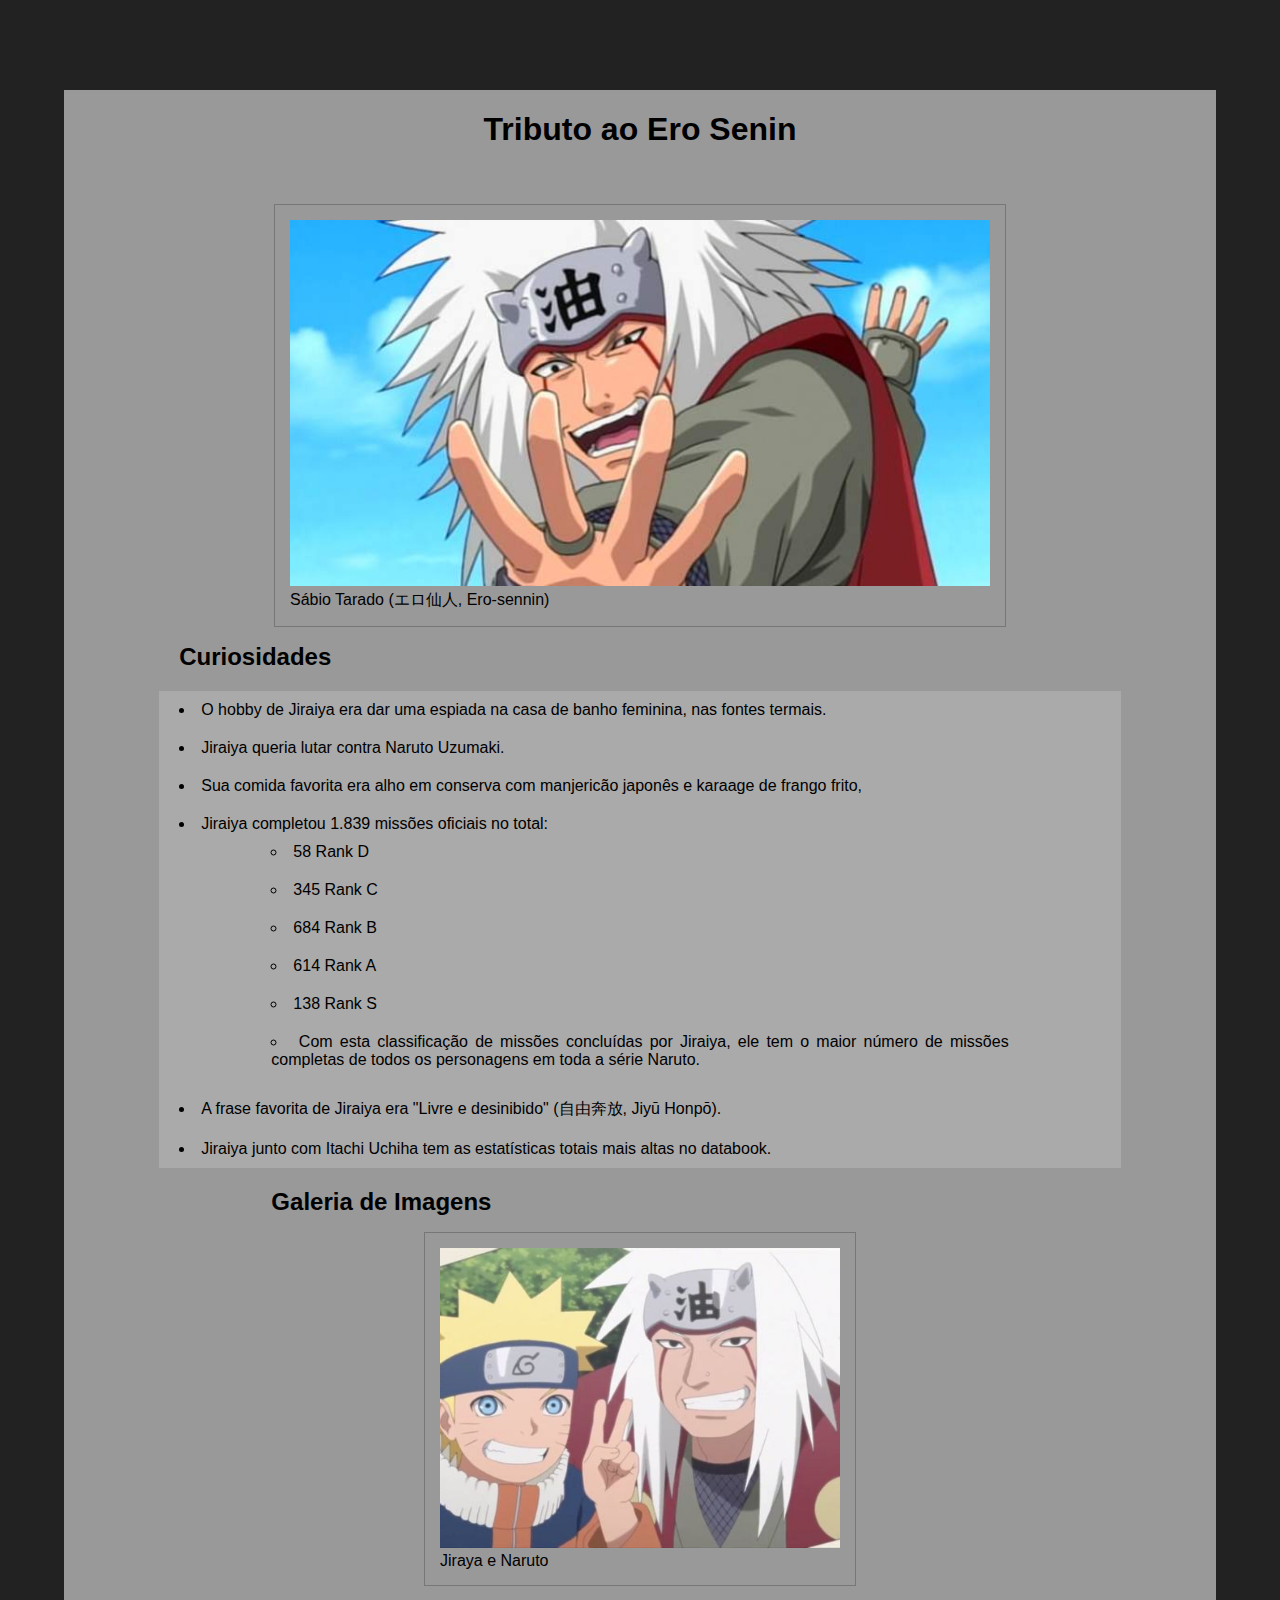
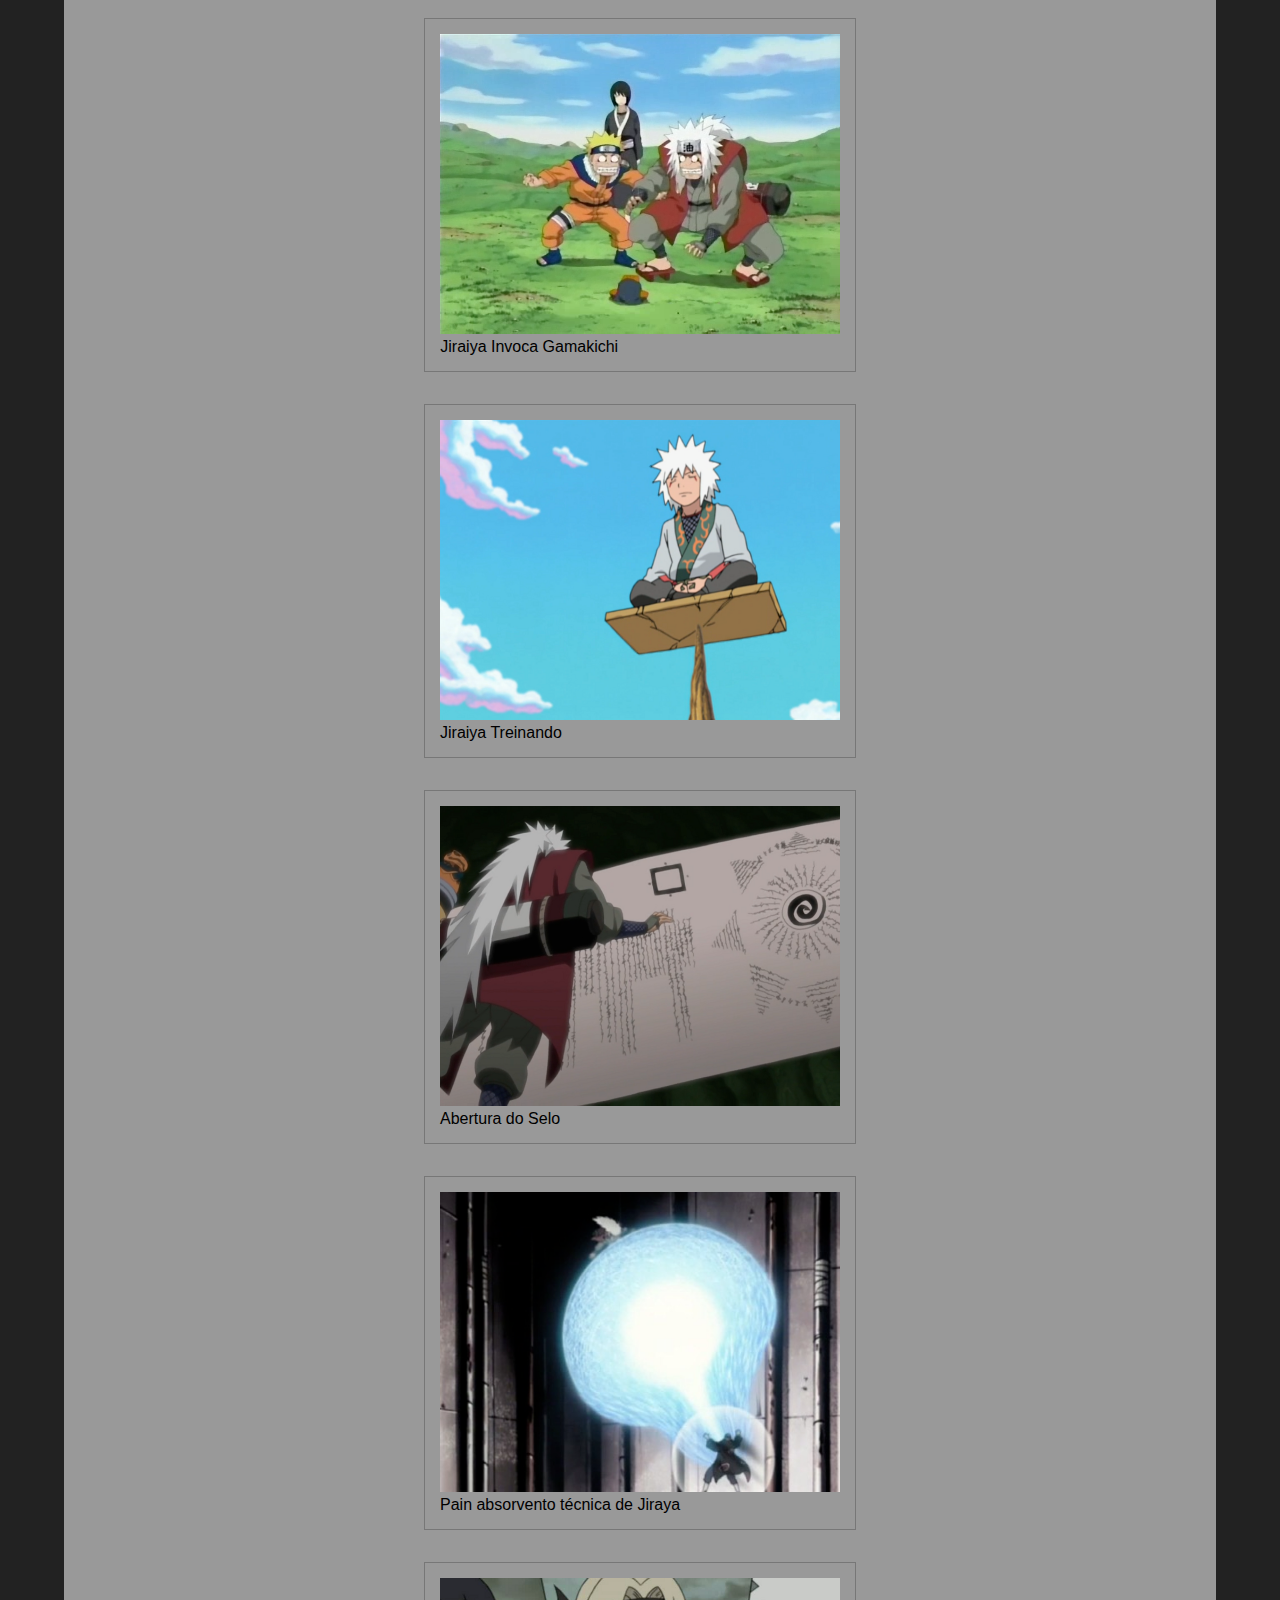
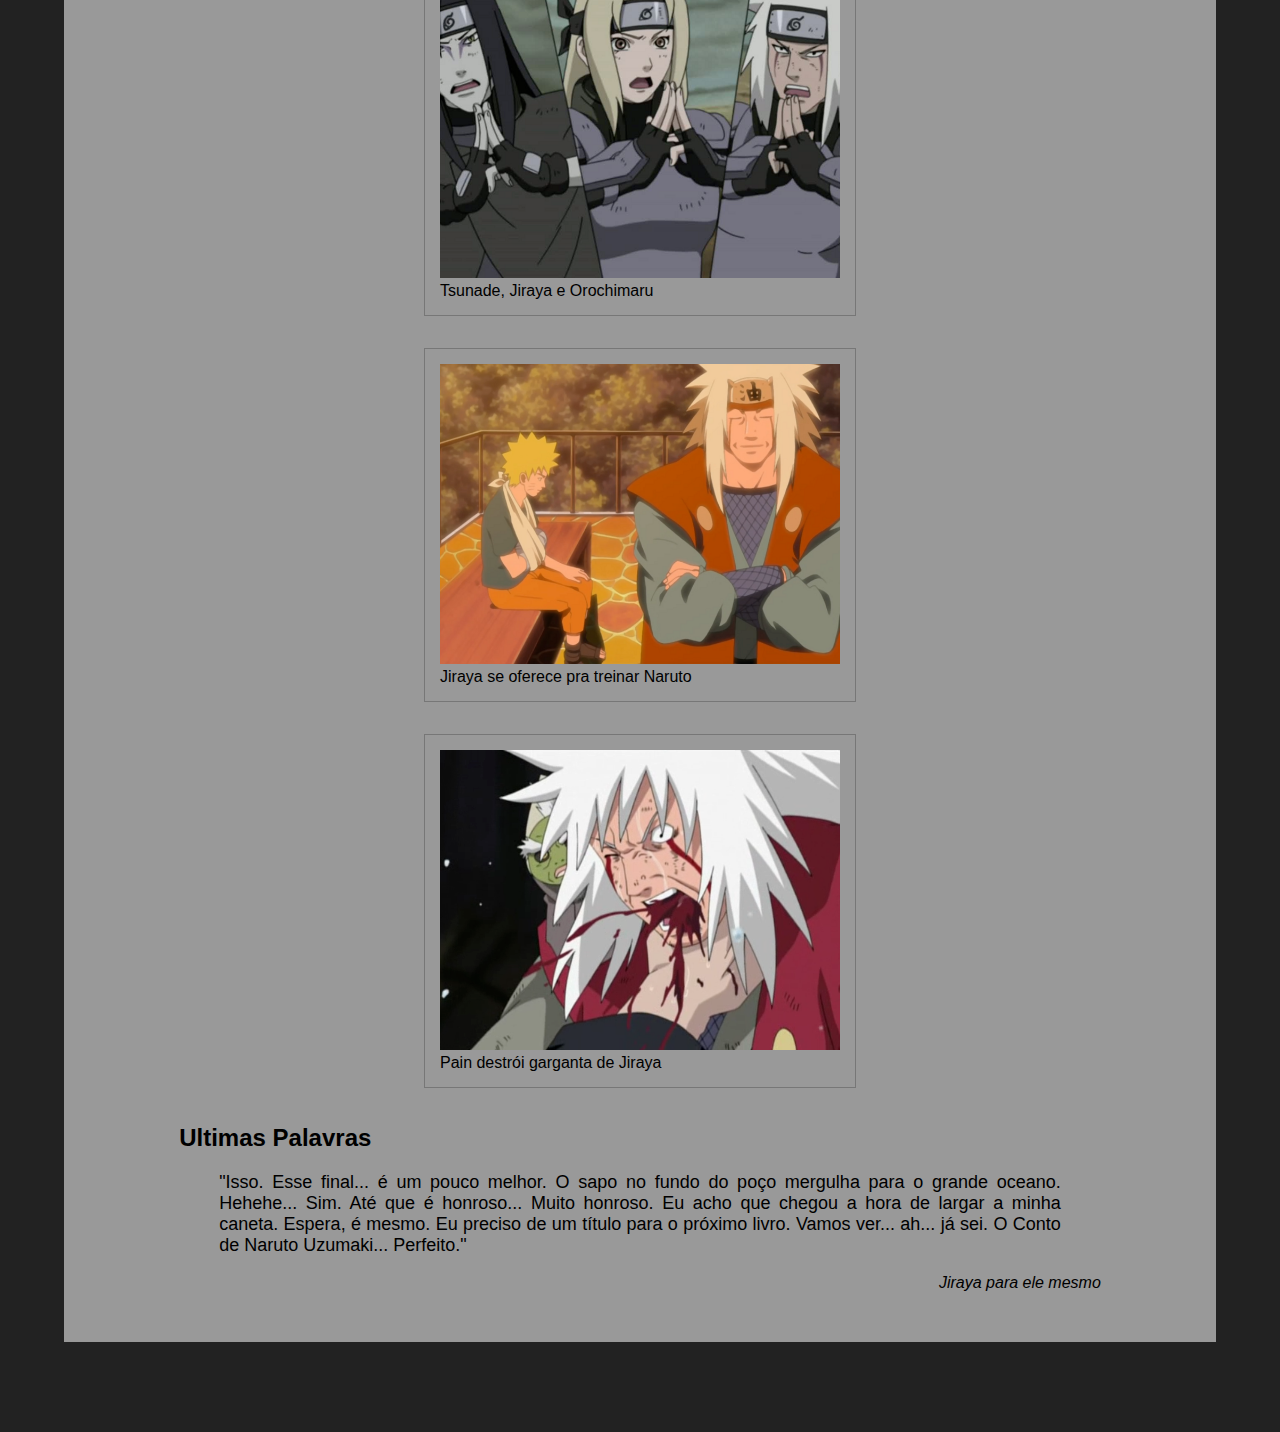
<file: 01 - tributo/index.html>
<!DOCTYPE html>
<html lang="en">
<head>
    <meta charset="UTF-8">
    <meta http-equiv="X-UA-Compatible" content="IE=edge">
    <meta name="viewport" content="width=device-width, initial-scale=1.0">
    <link rel="stylesheet" href="assets/css/style.css">
    <title>Document</title>
</head>
<body>
    <div class="container">
        <h1>Tributo ao Ero Senin</h1>
       <figure>
        <img src="assets/img/jiraya1.jpeg" alt="imagem do jiraya">
        <figcaption>Sábio Tarado (エロ仙人, Ero-sennin)</figcaption>
       </figure>

       <div class="list-container">
           <h2>Curiosidades</h2>
           <ul>
               <li>O hobby de Jiraiya era dar uma espiada na casa de banho feminina, nas fontes termais.</li>
               <li>Jiraiya queria lutar contra Naruto Uzumaki.</li>
               <li>Sua comida favorita era alho em conserva com manjericão japonês e karaage de frango frito,</li>
               <li>Jiraiya completou 1.839 missões oficiais no total: 
                    <ul>
                        <li>58 Rank D</li>
                        <li>345 Rank C</li>
                        <li>684 Rank B</li>
                        <li>614 Rank A</li>
                        <li>138 Rank S</li>
                        <li>Com esta classificação de missões concluídas por Jiraiya, ele tem o maior número de missões completas de todos os personagens em toda a série Naruto.</li>
                    </ul>   
                </li>
               <li>A frase favorita de Jiraiya era "Livre e desinibido" (自由奔放, Jiyū Honpō).</li>
               <li>Jiraiya junto com Itachi Uchiha tem as estatísticas totais mais altas no databook.</li>
           </ul>
       </div>
       
       <div class="gallery">
        <h2>Galeria de Imagens</h2>
           <div class="img-gallery">
            <figure>
                <img src="assets/img/jiraya2.jpg" alt="Jiraya e Naruto">
                <figcaption>Jiraya e Naruto</figcaption>
            </figure>
           </div>
           <div class="img-gallery">
            <figure>
                <img src="assets/img/Jiraiya_invoca_Gamakichi.png" alt="Jiraiya Invoca Gamakichi">
                <figcaption>Jiraiya Invoca Gamakichi</figcaption>
            </figure>
           </div>
           <div class="img-gallery">
            <figure>
                <img src="assets/img/Jiraiya_treinando.png" alt="Jiraiya Treinando">
                <figcaption>Jiraiya Treinando</figcaption>
            </figure>
           </div>
           <div class="img-gallery">
            <figure>
                <img src="assets/img/selo_para_Jiraiya.png" alt="Abertura do selo">
                <figcaption>Abertura do Selo </figcaption>
            </figure>
           </div>
           <div class="img-gallery">
            <figure>
                <img src="assets/img/tecnica_de_Jiraiya.png" alt="Pain absorvento técnica de Jiraya">
                <figcaption>Pain absorvento técnica de Jiraya</figcaption>
            </figure>
           </div>
           <div class="img-gallery">
            <figure>
                <img src="assets/img/Tsunade,_Jiraiya_e_Orochimaru.png" alt="Tsunade, Jiraya e Orochimaru">
                <figcaption>Tsunade, Jiraya e Orochimaru</figcaption>
            </figure>
           </div>
           <div class="img-gallery">
            <figure>
                <img src="assets/img/Jiraiya_se_oferece_para_treinar_Naruto.png" alt="Jiraya se oferece pra treinar Naruto">
                <figcaption>Jiraya se oferece pra treinar Naruto</figcaption>
            </figure>
           </div>
           <div class="img-gallery">
            <figure>
                <img src="assets/img/Garganta_de_Jiraiya.png" alt="Pain destrói garganta de Jiraya">
                <figcaption>Pain destrói garganta de Jiraya</figcaption>
            </figure>
           </div>
       </div>
       <div class="last-words">
           <h2>Ultimas Palavras</h2>
            <blockquote cite="https://naruto.fandom.com/pt-br/wiki/Frases_de_Jiraiya">
                "Isso. Esse final... é um pouco melhor. O sapo no fundo do poço mergulha para o grande oceano. Hehehe... Sim. Até que é honroso... Muito honroso. Eu acho que chegou a hora de largar a minha caneta. Espera, é mesmo. Eu preciso de um título para o próximo livro. Vamos ver... ah... já sei. O Conto de Naruto Uzumaki... Perfeito."
           </blockquote>
           <cite>Jiraya para ele mesmo</cite>
       </div>
    </div>
</body>
</html>
</file>
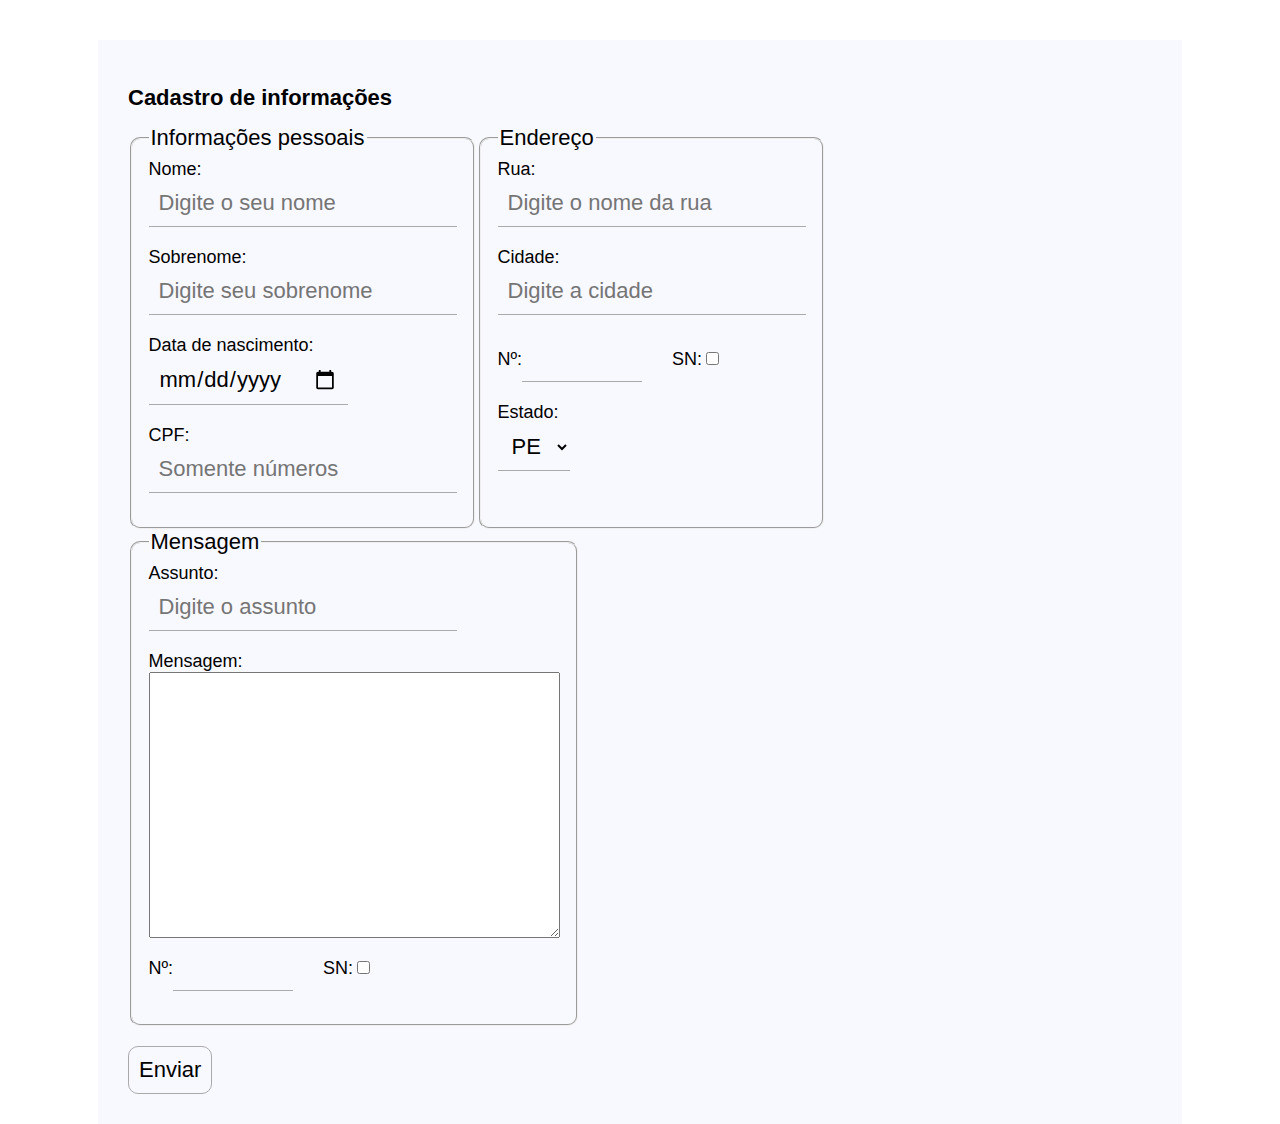
<file: 02 - form/index.html>
<!DOCTYPE html>
<html lang="en">
<head>
    <meta charset="UTF-8">
    <meta http-equiv="X-UA-Compatible" content="IE=edge">
    <meta name="viewport" content="width=device-width, initial-scale=1.0">
    <link rel="stylesheet" href="assets/css/styles.css">
    <title>Document</title>
</head>
<body>
    <div class="container">
        <div class="titulo">
            <h1>Cadastro de informações</h1>
        </div>
        <div class="form">
            <form>
                <div class="dados">
                    <fieldset>
                        <legend>Informações pessoais</legend>
                        <label for="name">Nome:</label>
                        <input type="text" placeholder="Digite o seu nome" id="name">
                        <label for="lastname">Sobrenome:</label>
                        <input type="text" placeholder="Digite seu sobrenome" id="lastname"> 
                        <label for="data">Data de nascimento:</label>
                        <input type="date" placeholder="Digite uma data" id="data"> 
                        <label for="cpf">CPF:</label>
                        <input type="text" pattern="\d*" maxlength="11" minlength="11" required id="cpf" placeholder="Somente números">
                    </fieldset>
                
                    <fieldset>
                        <legend>Endereço</legend>
                        <label for="rua">Rua:</label>
                        <input type="text" placeholder="Digite o nome da rua" id="rua">
                        <label for="cidade">Cidade:</label>
                        <input type="text" placeholder="Digite a cidade" id="cidade"> 
                        <div class="flex-row">
                            <label for="num">Nº:</label>
                            <input type="text" pattern="\d*" maxlength="999" minlength="1" required id="num">
                            <label for="sn">SN:</label>
                            <input type="checkbox" id="sn">
                        </div>
                        <label for="uf">Estado:</label>
                        <select id="uf">
                            <option value="pe">PE</option>
                            <option value="pb">PB</option>
                            <option value="pi">PI</option>
                            <option value="rn">RN</option>
                        </select>
                        
                    </fieldset>
                    <fieldset>
                        <legend>Mensagem</legend>
                        <label for="subject">Assunto:</label>
                        <input type="text" placeholder="Digite o assunto" id="subject">
                        <label for="msg">Mensagem:</label>
                        <textarea name="msg" id="msg" cols="30" rows="10"></textarea> 
                        <div class="flex-row">
                            <label for="num">Nº:</label>
                            <input type="text" pattern="\d*" maxlength="1" minlength="11" required id="num">
                            <label for="sn">SN:</label>
                            <input type="checkbox" id="sn">
                        </div>
                        
                    </fieldset>
                </div>
                <div class="button">
                    <input type="submit" value="Enviar">
                </div>
                
            </form>
        </div>
    </div>
    
</body>
</html>
</file>
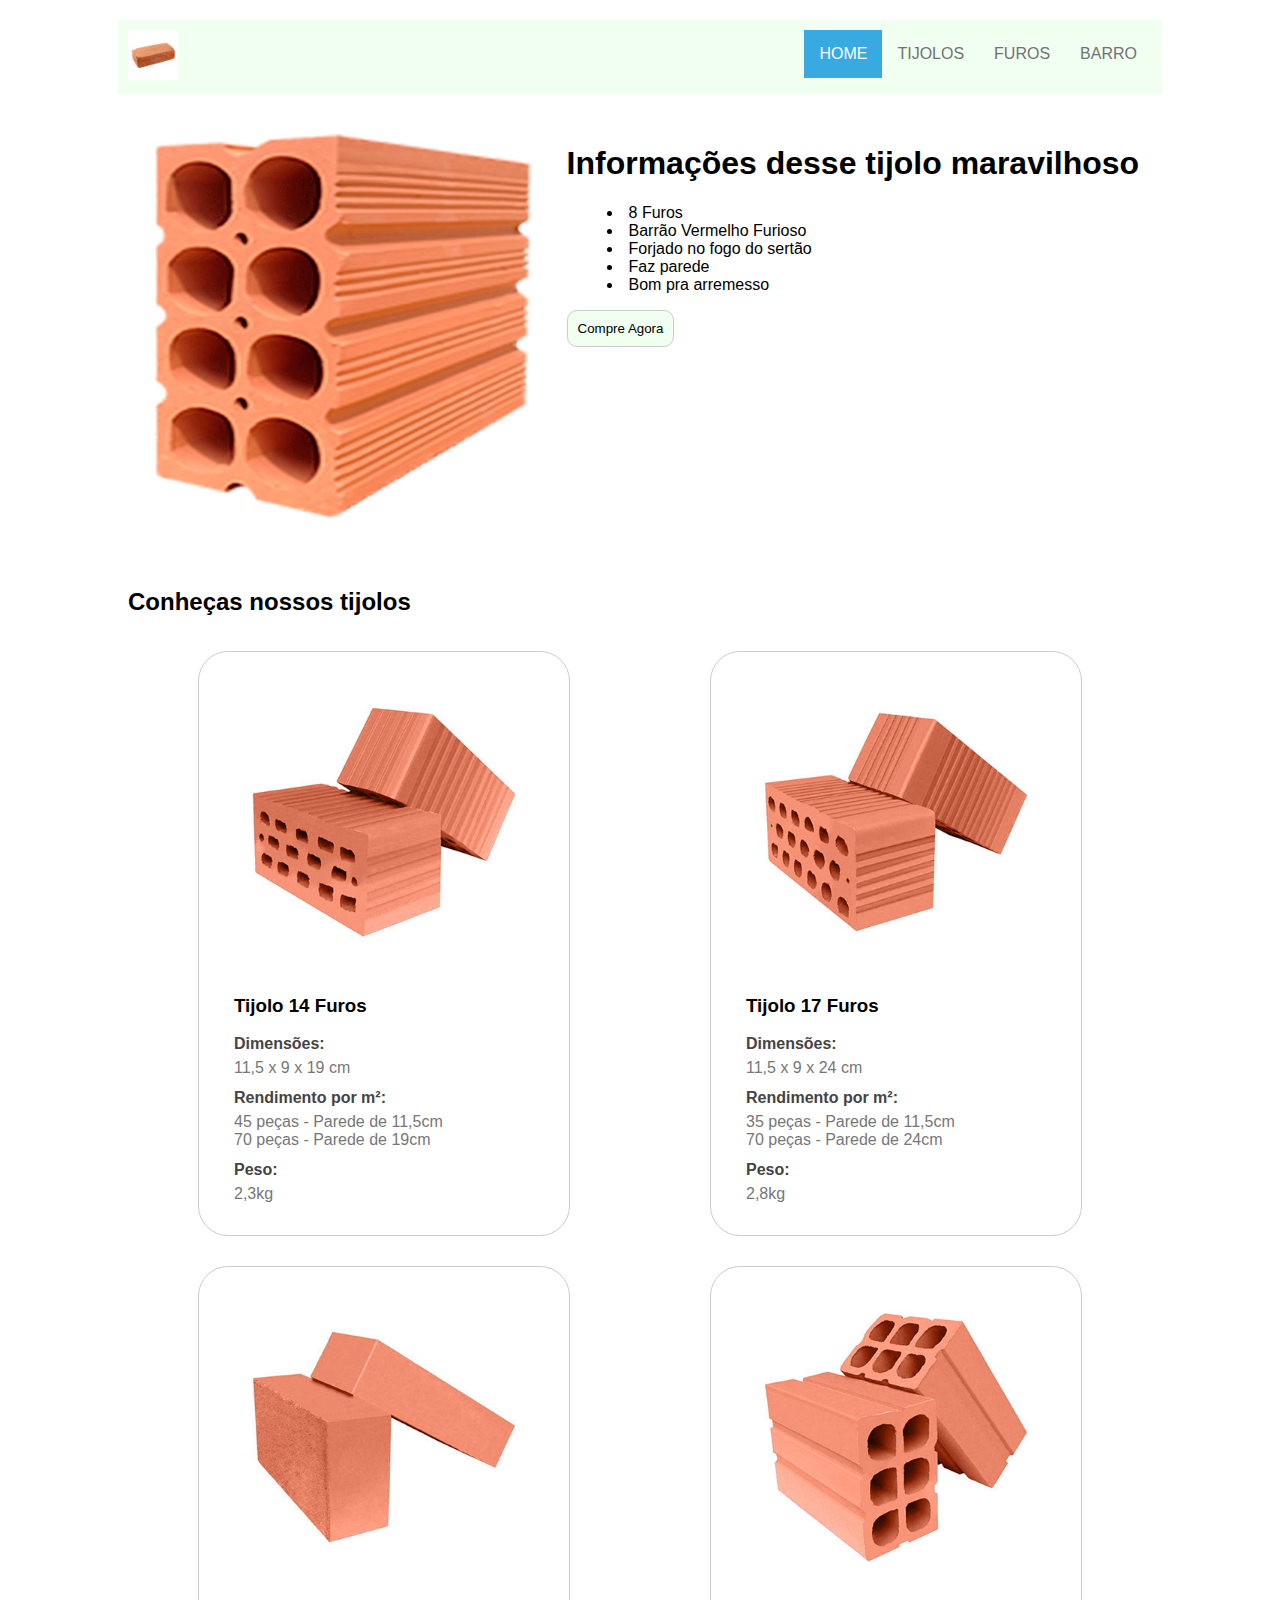
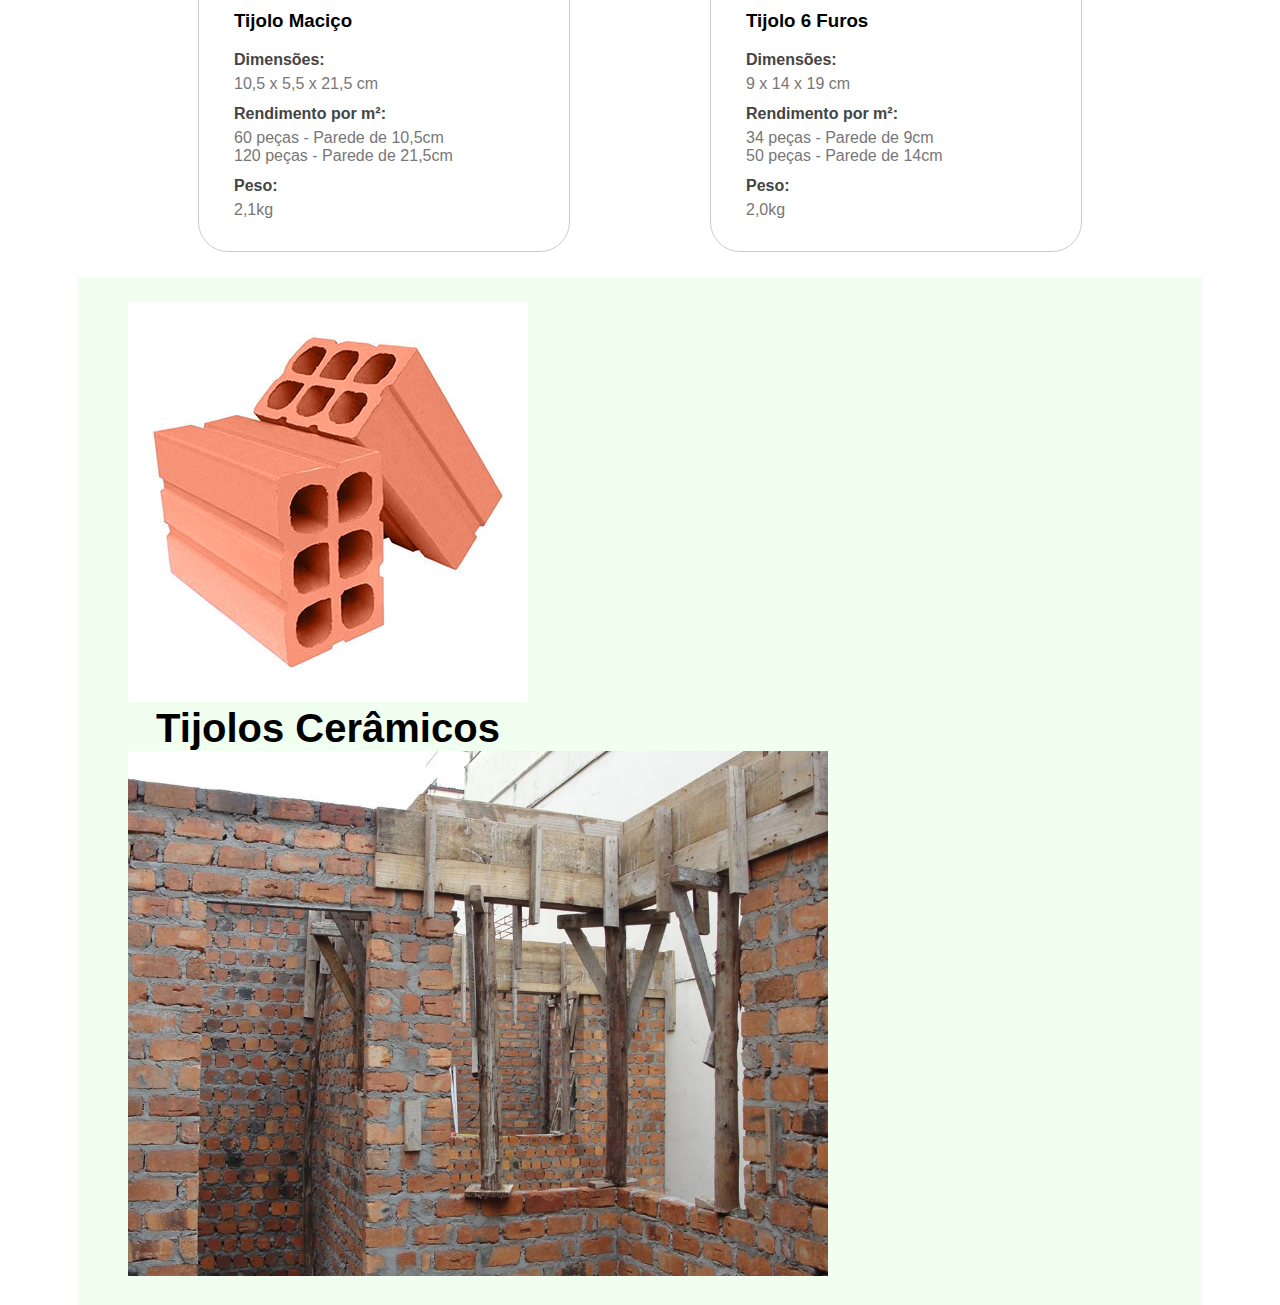
<file: 03 - apresentacao/index.html>
<!DOCTYPE html>
<html lang="en">
<head>
    <meta charset="UTF-8">
    <meta http-equiv="X-UA-Compatible" content="IE=edge">
    <meta name="viewport" content="width=device-width, initial-scale=1.0">
    <link rel="stylesheet" href="assets/css/styles.css">
    <title>Tijoão da massa</title>
</head>
<body>
    <header>
        <div class="container">
           <a href=""><div class="tilogo"><img src="assets/img/tilogo.jpg" alt=""></div></a>
            <nav>
                <ul>
                    <li class="active"><a href="">HOME</a></li>
                    <li><a href="">TIJOLOS</a></li>
                    <li><a href="">FUROS</a></li>
                    <li><a href="">BARRO</a></li>
                </ul>
            </nav>
        </div>
    </header>
    <section>
        <div class="container">
            <div class="tijolo">
                <img src="assets/img/tijolo.jpg" alt="">
            </div>
            <div class="tijolo-info">
                <h1>Informações desse tijolo maravilhoso</h1>
                <ul>
                    <li>8 Furos</li>
                    <li>Barrão Vermelho Furioso</li>
                    <li>Forjado no fogo do sertão</li>
                    <li>Faz parede</li>
                    <li>Bom pra arremesso</li>
                </ul>
                <a href=""><button>Compre Agora</button></a>
            </div>
        </div>
    </section>
    <!-- cada tojolo-item deveria ser um article -->
    <article>
        <div class="container">
            <div class="tijolo-h2">
                <h2>Conheças nossos tijolos</h2>
            </div>
            
            <div class="tijolos-tipe">
                <div class="tijolos-item">
                    <a href="">
                        <img src="assets/img/tijolo-14-furos-1.jpg" alt="Tijolo 14 Furos">
                        <h3>Tijolo 14 Furos</h3>
                        <div class="tijolo-title">
                            Dimensões:
                        </div>
                        <div class="tijolo-text">
                            11,5 x 9 x 19 cm
                        </div>
                        <div class="tijolo-title">
                            Rendimento por m²:
                        </div>
                        <div class="tijolo-text">
                            45 peças - Parede de 11,5cm<br>
                            70 peças - Parede de 19cm
                        </div>
                        <div class="tijolo-title">
                            Peso:
                        </div>
                        <div class="tijolo-text">
                            2,3kg
                        </div>
                    </a>
                </div>
                <div class="tijolos-item">
                    <a href="">
                        <img src="assets/img/tijolo-17-furos.jpg" alt="Tijolo 17 Furos">
                        <h3>Tijolo 17 Furos</h3>
                        <div class="tijolo-title">
                            Dimensões:
                        </div>
                        <div class="tijolo-text">
                            11,5 x 9 x 24 cm
                        </div>
                        <div class="tijolo-title">
                            Rendimento por m²:
                        </div>
                        <div class="tijolo-text">
                            35 peças - Parede de 11,5cm<br>
                            70 peças - Parede de 24cm
                        </div>
                        <div class="tijolo-title">
                            Peso:
                        </div>
                        <div class="tijolo-text">
                            2,8kg
                        </div>
                    </a>
                </div>
                <div class="tijolos-item">
                    <a href="">
                        <img src="assets/img/tijolo-macico-1.jpg" alt="Tijolo maciço">
                        <h3>Tijolo Maciço</h3>
                        <div class="tijolo-title">
                            Dimensões:
                        </div>
                        <div class="tijolo-text">
                            10,5 x 5,5 x 21,5 cm
                        </div>
                        <div class="tijolo-title">
                            Rendimento por m²:
                        </div>
                        <div class="tijolo-text">
                            60 peças - Parede de 10,5cm<br>
                            120 peças - Parede de 21,5cm
                        </div>
                        <div class="tijolo-title">
                            Peso:
                        </div>
                        <div class="tijolo-text">
                            2,1kg
                        </div>
                    </a>
                </div>
                <div class="tijolos-item">
                    <a href="">
                        <img src="assets/img/tijolo-6-furos-1.jpg" alt="Tijolo 6 Furos">
                        <h3>Tijolo 6 Furos</h3>
                        <div class="tijolo-title">
                            Dimensões:
                        </div>
                        <div class="tijolo-text">
                            9 x 14 x 19 cm
                        </div>
                        <div class="tijolo-title">
                            Rendimento por m²:
                        </div>
                        <div class="tijolo-text">
                            34 peças - Parede de 9cm<br>
                            50 peças - Parede de 14cm
                        </div>
                        <div class="tijolo-title">
                            Peso:
                        </div>
                        <div class="tijolo-text">
                            2,0kg
                        </div>
                    </a>
                </div>
            </div>
        </div>
    </article>
    <div class="container" id="banner">
        <div class="area-text">
            <div class="foto-t">
                <img src="assets/img/tijolo-6-furos-1.jpg" alt="">
            </div>
            <div class="texto-f">
                Tijolos Cerâmicos
            </div>
        </div>
        <div class="area-foto">
            <img src="assets/img/paredes.jpg" alt="">
        </div>
    </div>
</body>
</html>
</file>
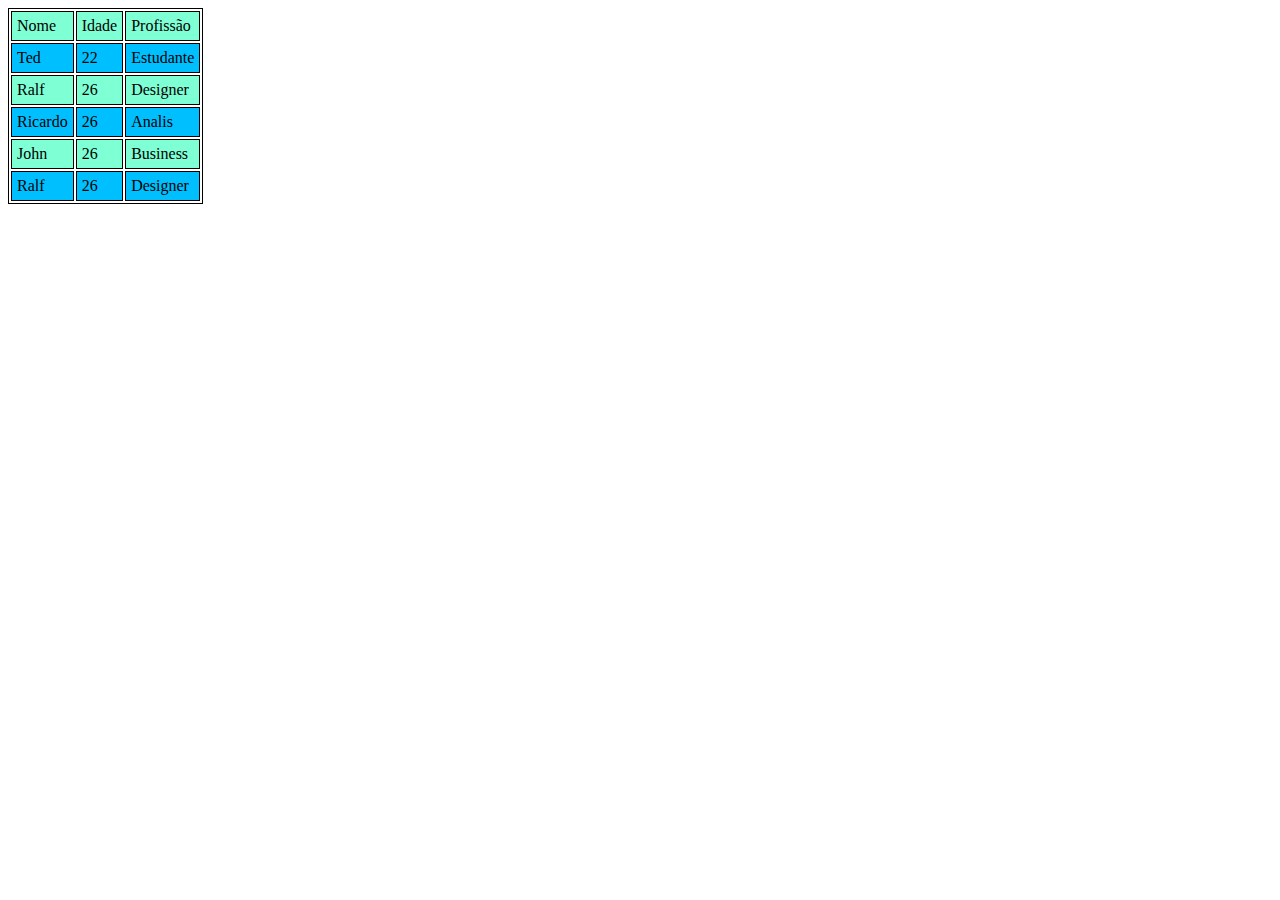
<file: 06 - tabela_zebra/index.html>
<!DOCTYPE html>
<html lang="en">
<head>
    <meta charset="UTF-8">
    <meta http-equiv="X-UA-Compatible" content="IE=edge">
    <meta name="viewport" content="width=device-width, initial-scale=1.0">
    <link rel="stylesheet" href="css/style.css">
    <title>Tabela Zebra</title>
</head>
<body>
    <table>
        <tr>
            <td>Nome</td>
            <td>Idade</td>
            <td>Profissão</td>
        </tr>
        <tr>
            <td>Ted</td>
            <td>22</td>
            <td>Estudante</td>
        </tr>
        <tr>
            <td>Ralf</td>
            <td>26</td>
            <td>Designer</td>
        </tr>
        <tr>
            <td>Ricardo</td>
            <td>26</td>
            <td>Analis</td>
        </tr>
        <tr>
            <td>John</td>
            <td>26</td>
            <td>Business</td>
        </tr>
        <tr>
            <td>Ralf</td>
            <td>26</td>
            <td>Designer</td>
        </tr>
    </table>
</body>
</html>
</file>
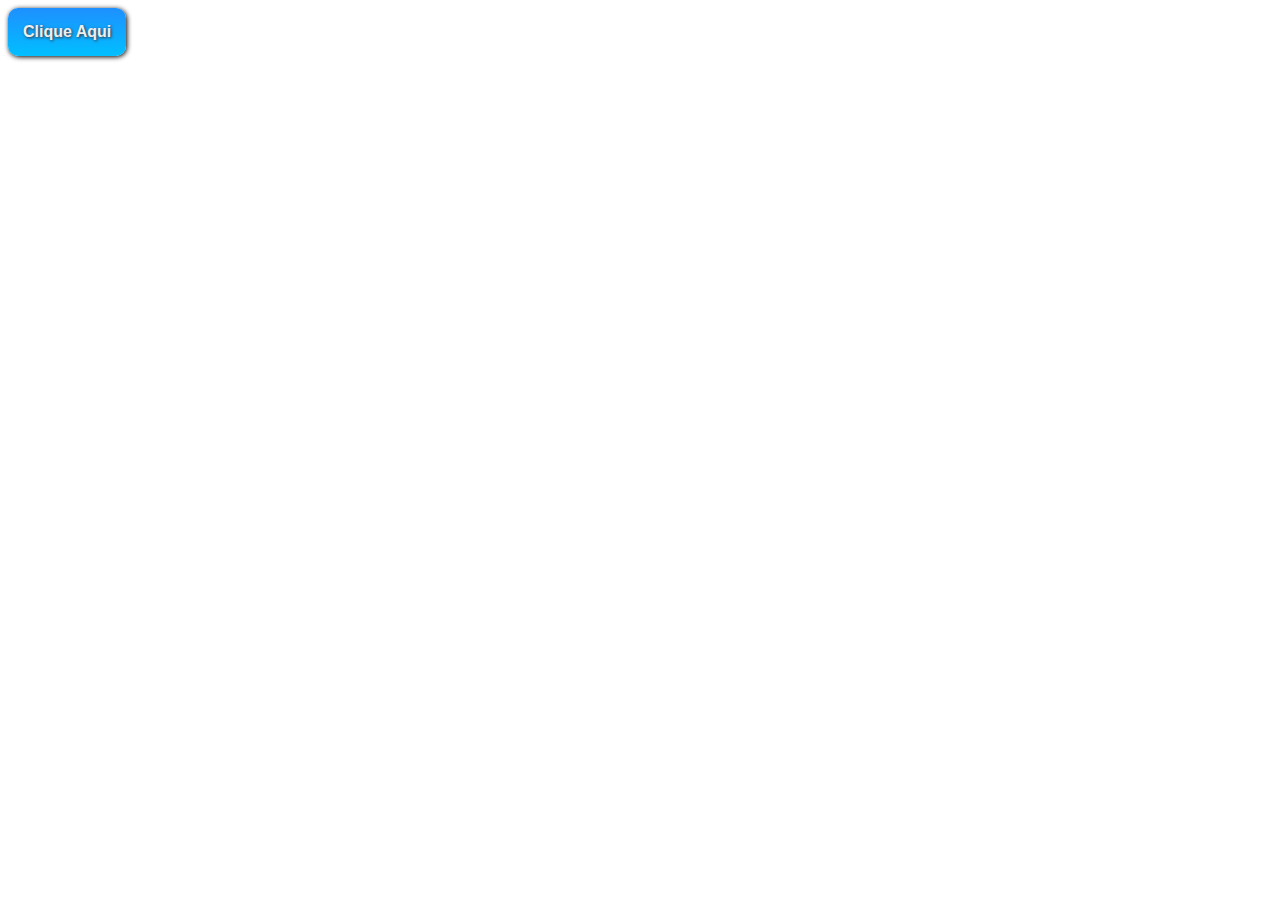
<file: 07 - botao/index.html>
<!DOCTYPE html>
<html lang="en">
<head>
    <meta charset="UTF-8">
    <meta http-equiv="X-UA-Compatible" content="IE=edge">
    <meta name="viewport" content="width=device-width, initial-scale=1.0">
    <link rel="stylesheet" href="style.css">
    <title>Exercício do botão</title>
</head>
<body>
    <a href="#" class="botao">Clique Aqui</a>
</body>
</html>
</file>
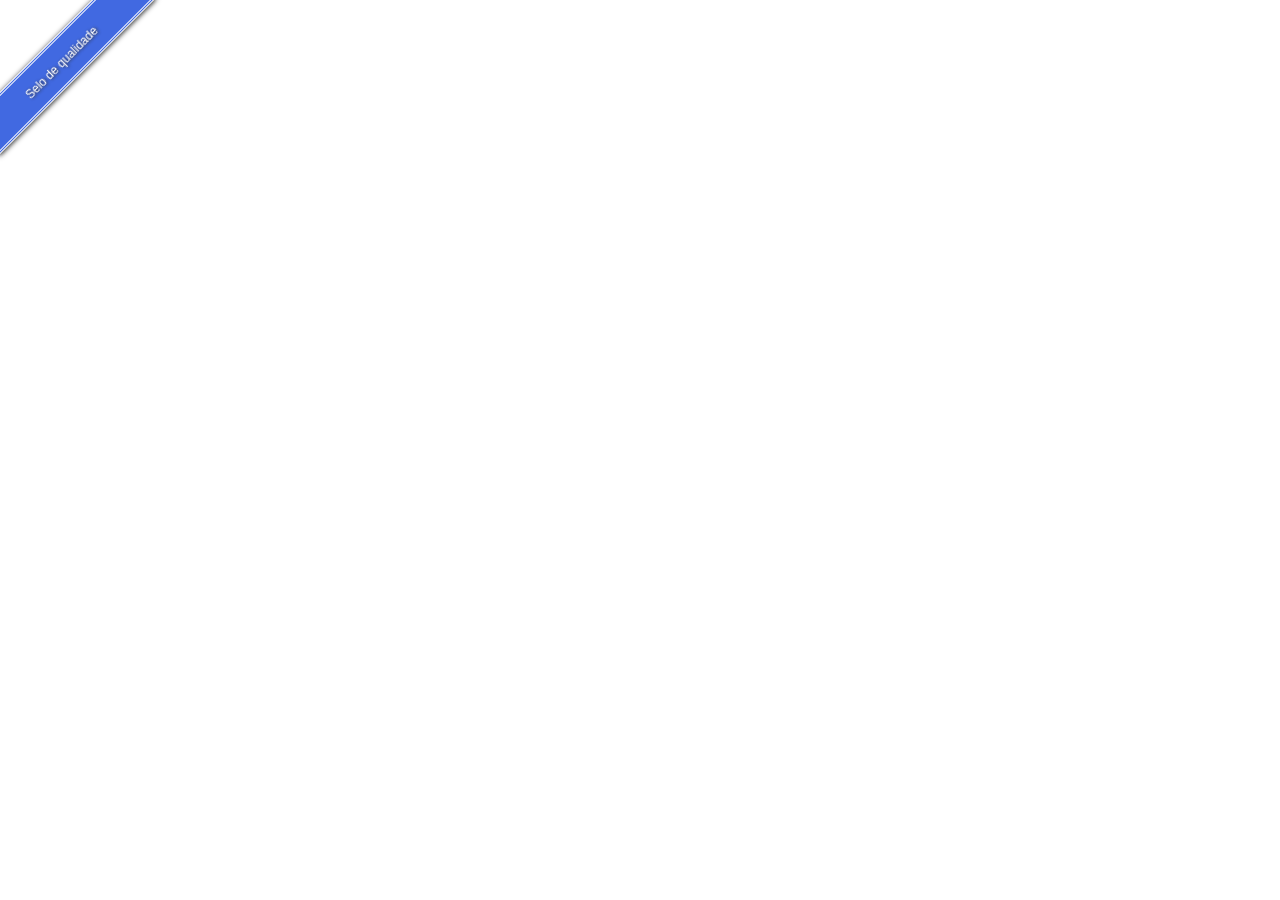
<file: 08 - tarja/index.html>
<!DOCTYPE html>
<html lang="en">
<head>
    <meta charset="UTF-8">
    <meta http-equiv="X-UA-Compatible" content="IE=edge">
    <meta name="viewport" content="width=device-width, initial-scale=1.0">
    <link rel="stylesheet" href="style.css">
    <title>Selo de qualidade</title>
</head>
<body>
    <div class="selo">
        <a href="#">Selo de qualidade</a>
    </div>
</body>
</html>
</file>
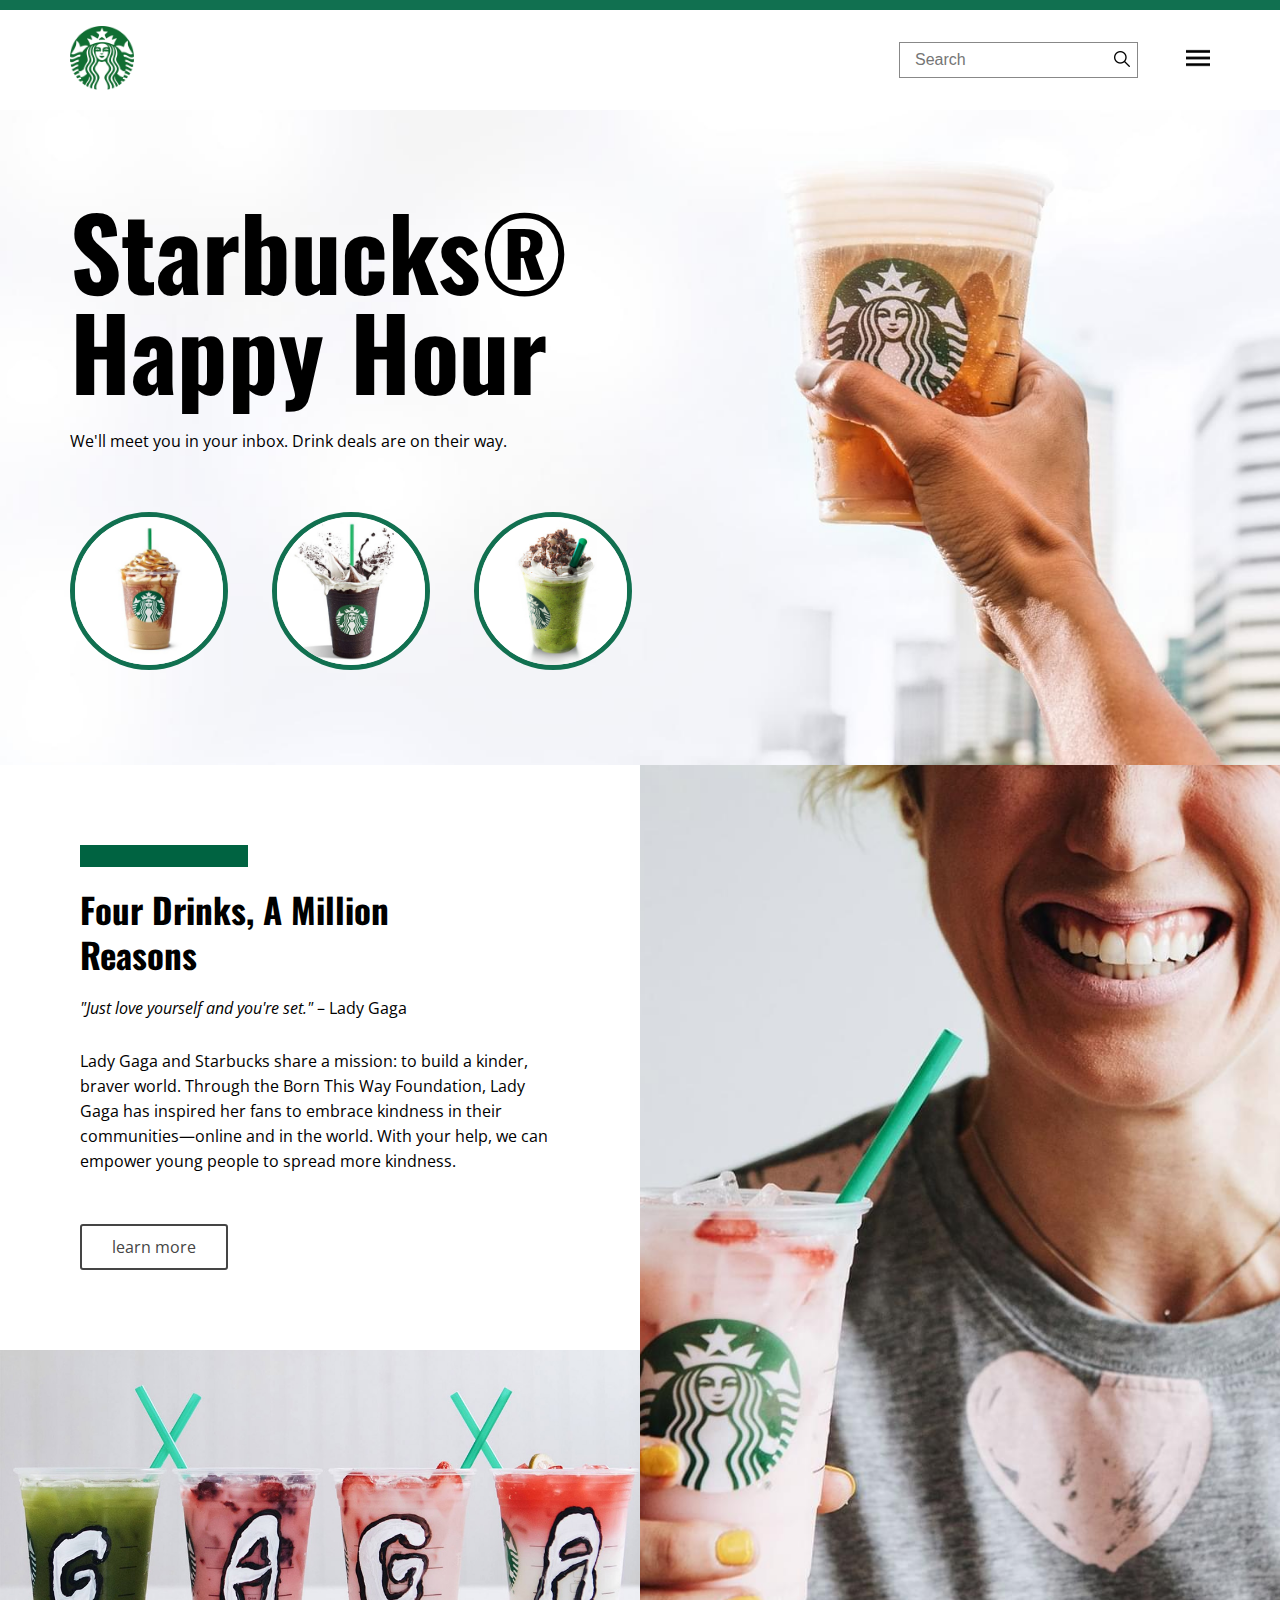
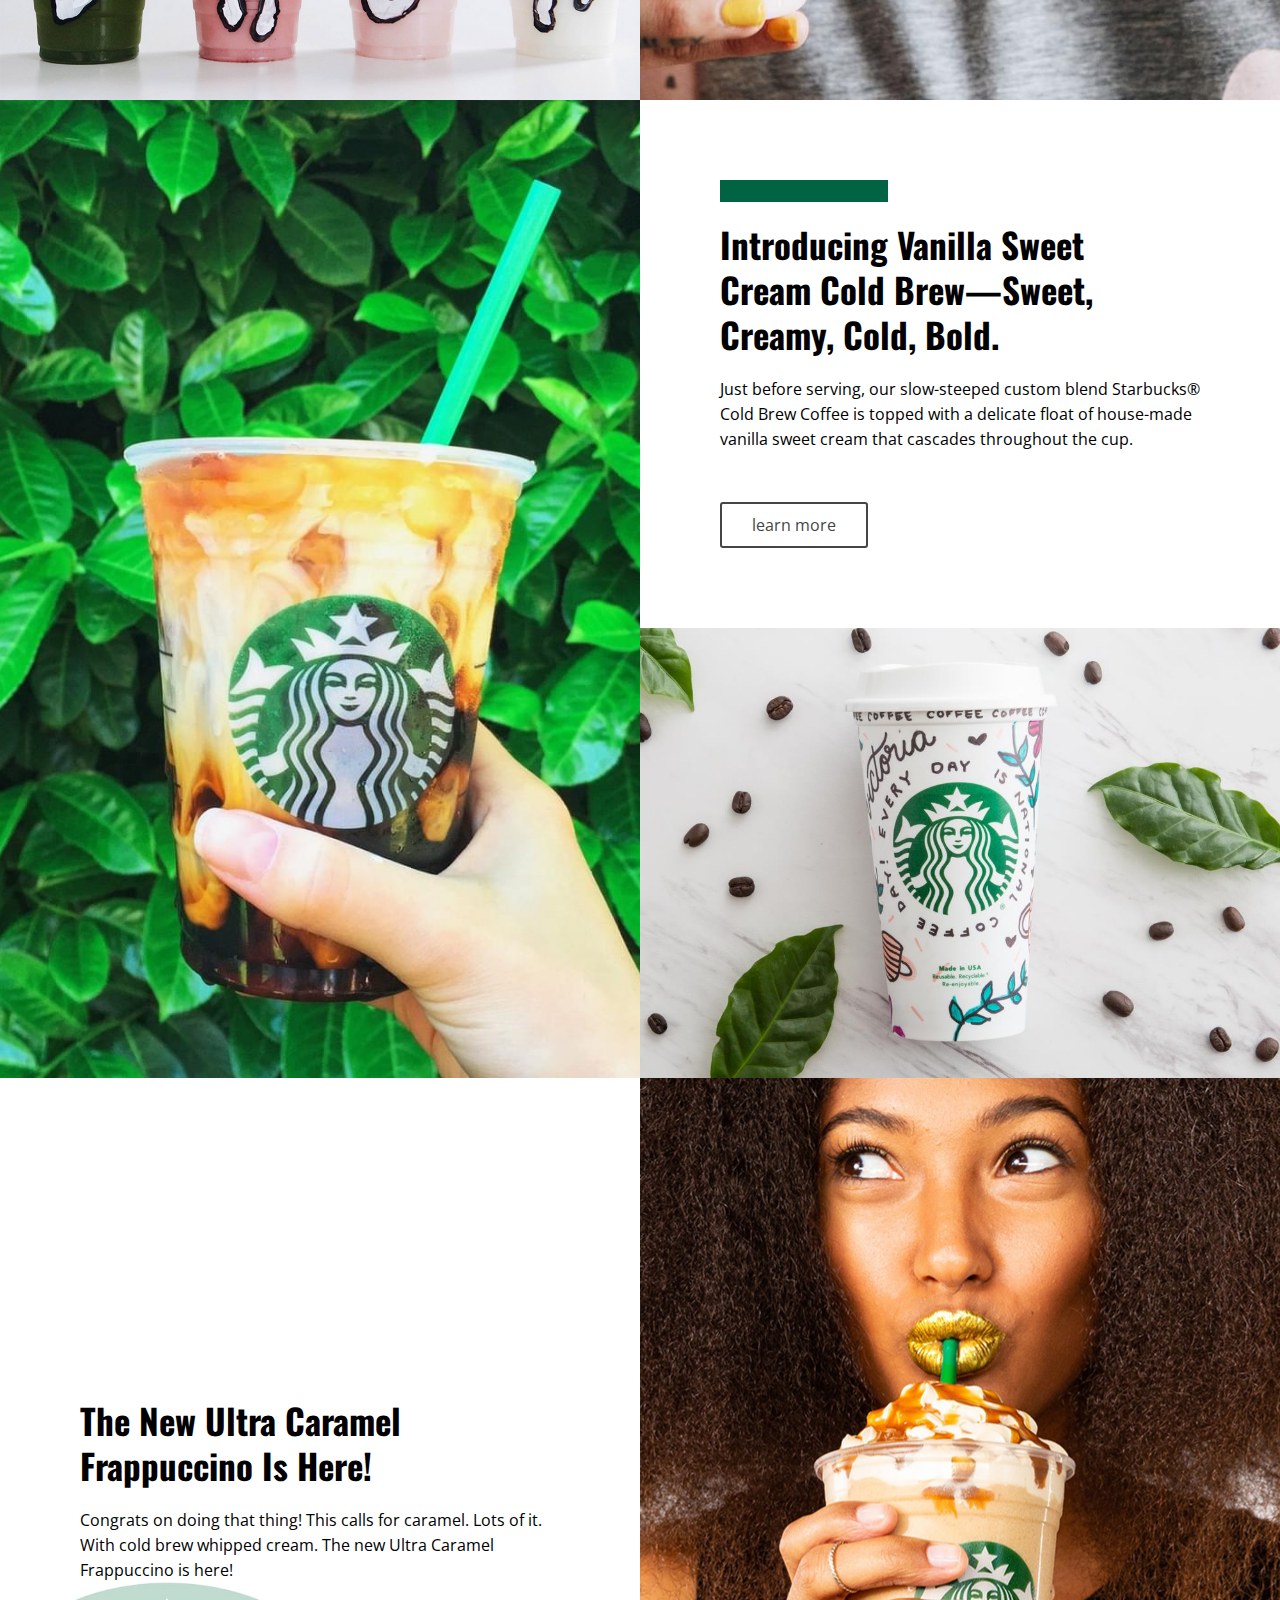
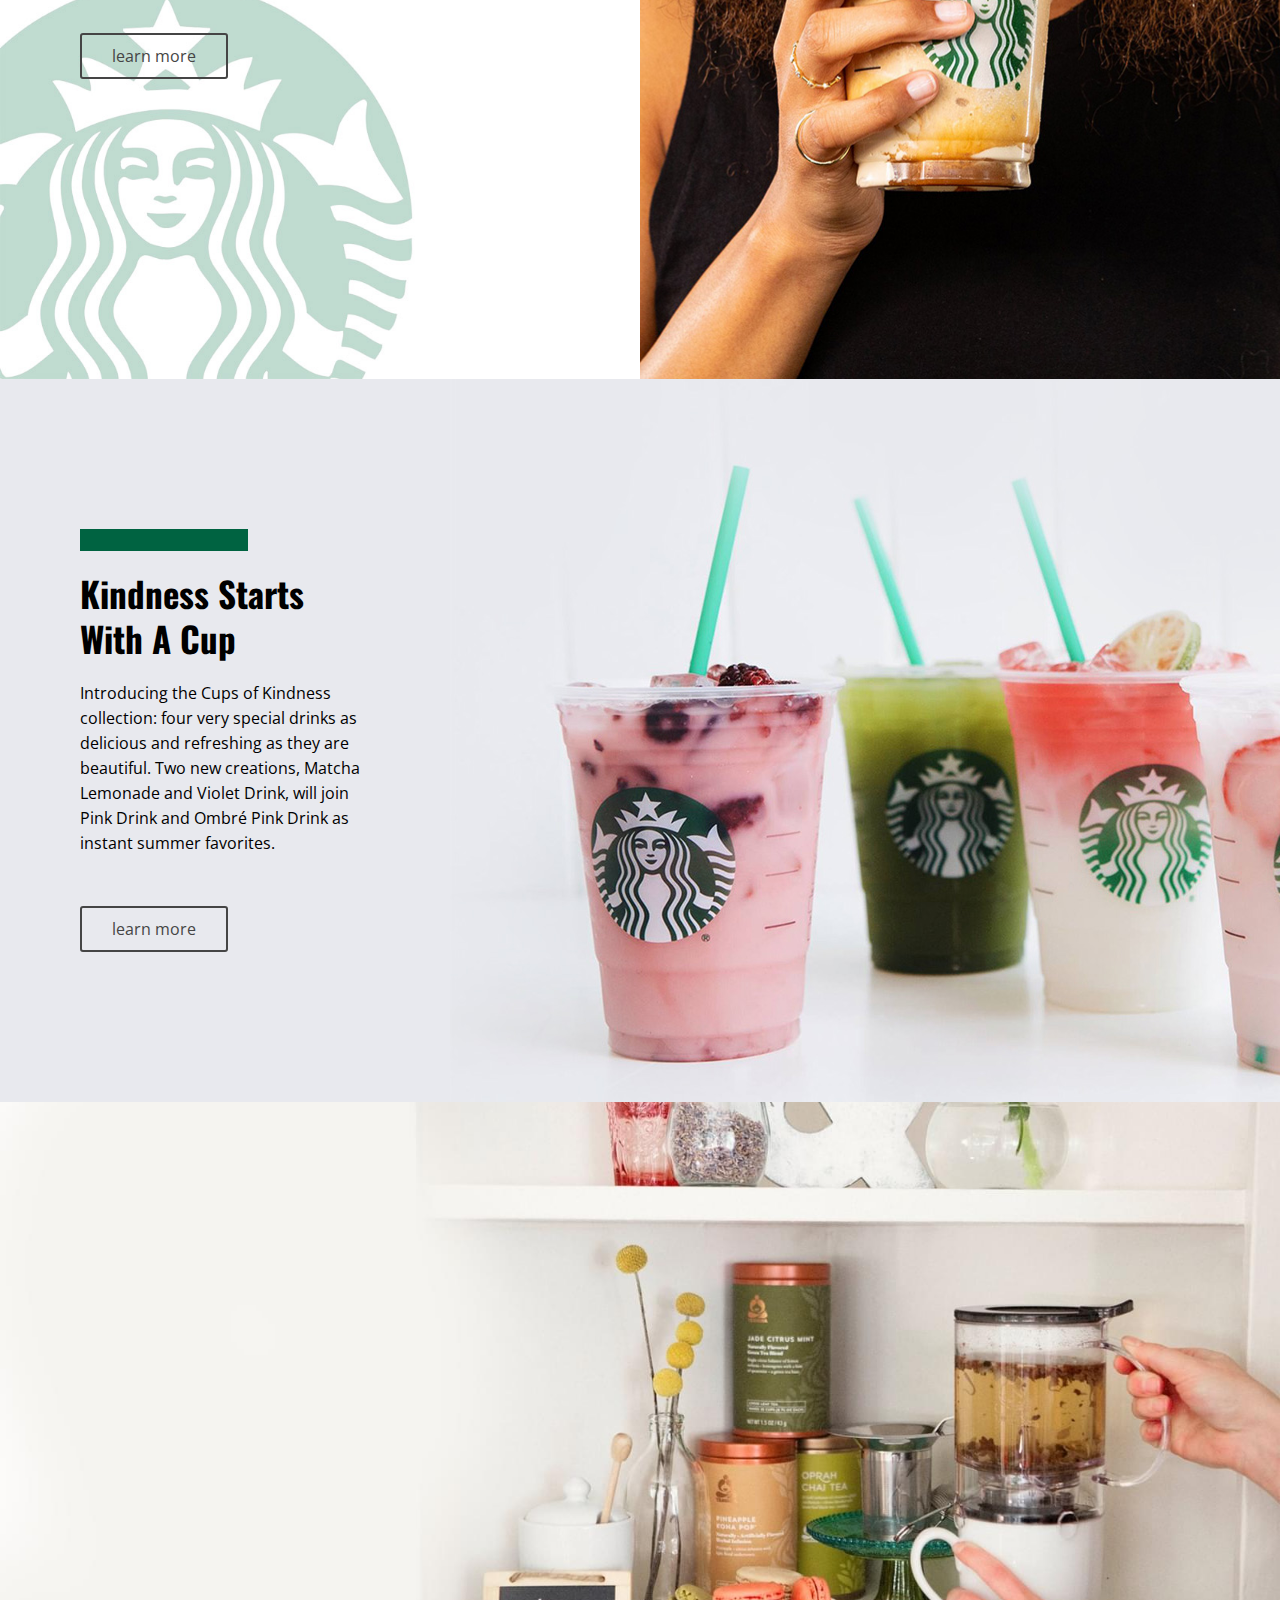
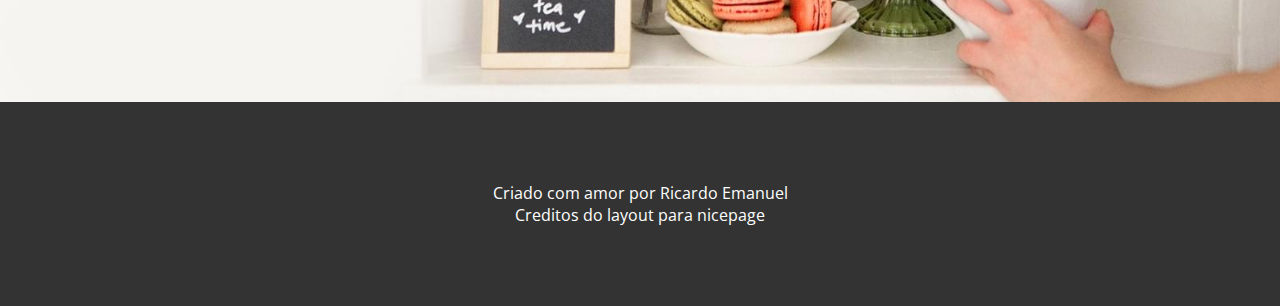
<file: 10 - starbukcs/index.html>
<!DOCTYPE html>
<html lang="en">
<head>
    <meta charset="UTF-8">
    <meta http-equiv="X-UA-Compatible" content="IE=edge">
    <meta name="viewport" content="width=device-width, initial-scale=1.0">
    <link rel="stylesheet" href="assets/css/style.css">
    <title>Starbucks</title>
</head>
<body>
    <header>
        <div class="line"></div>
        <div class="container header--area">
            <div class="header--left">
                <a href="/"><img src="assets/images/logo.png" alt=""></a>
            </div>
            <div class="header--right">
                <div class="header--search">
                    <form>
                        <input type="text" name="search" placeholder="Search">
                        <button>
                            <img src="assets/images/loupe.png" alt="">
                        </button>
                    </form>
                </div>
                <div class="header--menu">
                    <img src="assets/images/menu.png" alt="">
                </div>
            </div>
        </div>
    </header>
    <section class="banner">
        <div class="container">
            <h1>Starbucks®<br/>Happy Hour</h1>
            <span>We'll meet you in your inbox. Drink deals are on their way.</span>
            <div class="banner--images">
                <img src="assets/images/c1.jpg" alt="">
                <img src="assets/images/c2.jpg" alt="">
                <img src="assets/images/c3.jpg" alt="">
            </div>
        </div>
    </section>
    <section class="area1">
        <div class="area1--content">
            <div class="bar"></div>
            <h2>Four Drinks, A Million<br/> Reasons</h2>
            <div class="area1--quote"><em>"Just love yourself and you're set."</em> – Lady Gaga</div>
            <div class="area1-text">Lady Gaga and Starbucks share a mission: to build a kinder, braver world. Through the Born This Way Foundation, Lady Gaga has inspired her fans to embrace kindness in their communities—online and in the world. With your help, we can empower young people to spread more kindness.</div>
            <a href="" class="button">learn more</a>
        </div>
        <div class="area1--img1"></div>
        <div class="area1--img2"></div>
    </section>
    <section class="area2">
        <div class="area2--content">
            <div class="bar"></div>
            <h2>Introducing Vanilla Sweet<br/> Cream Cold Brew—Sweet,<br/> Creamy, Cold, Bold.</h2>
            <div class="area2-text">Just before serving, our slow-steeped custom blend Starbucks® Cold Brew Coffee is topped with a delicate float of house-made vanilla sweet cream that cascades throughout the cup.</div>
            <a href="" class="button">learn more</a>
        </div>
        <div class="area2--img1"></div>
        <div class="area2--img2"></div>
    </section>
    <section class="area3">
        <div class="area3--content">
            <h2>The New Ultra Caramel<br/> Frappuccino Is Here!</h2>
            <div class="area3--text">
                Congrats on doing that thing! This calls for caramel. Lots of it. With cold brew whipped cream. The new Ultra Caramel Frappuccino is here!
            </div>
            <a href="" class="button">learn more</a>
        </div>
        <div class="area3--img1">
            ...
        </div>
    </section>
    <section class="area4">
        <div class="area4--content">
            <div class="bar"></div>
            <h2>Kindness Starts<br/>With A Cup</h2>
            <div class="area4--text">
                Introducing the Cups of Kindness collection: four very special drinks as delicious and refreshing as they are beautiful. Two new creations, Matcha Lemonade and Violet Drink, will join Pink Drink and Ombré Pink Drink as instant summer favorites.
            </div>
            <a href="" class="button">learn more</a>
        </div>
        <div class="area4--img1">
            
        </div>
    </section>
    <section class="area5">
    </section>

    <footer>
        Criado com amor por Ricardo Emanuel<br/>
        Creditos do layout para nicepage
    </footer>
</body>
</html>
</file>
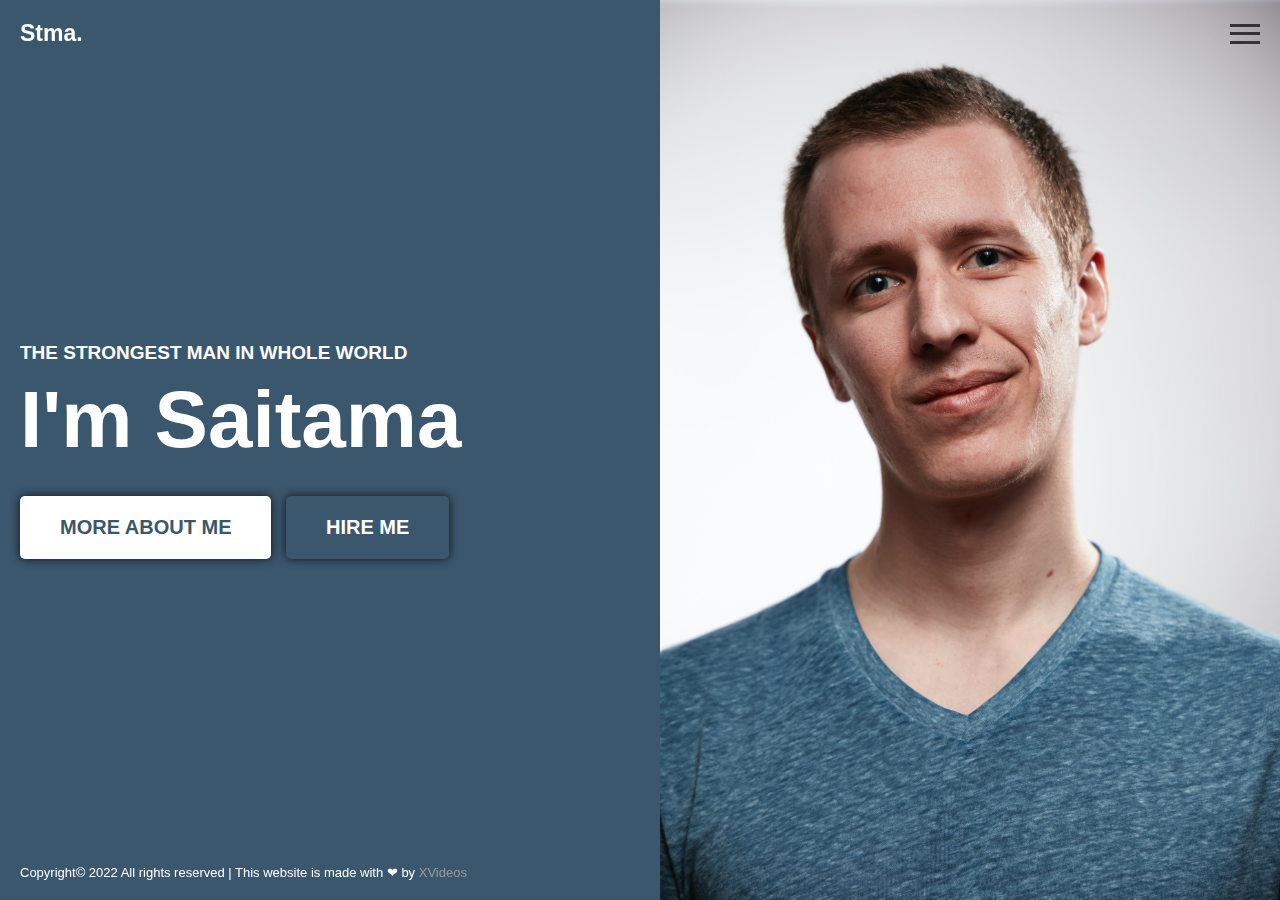
<file: 11 - portifolio/index.html>
<!DOCTYPE html>
<html lang="en">
<head>
    <meta charset="UTF-8">
    <meta http-equiv="X-UA-Compatible" content="IE=edge">
    <meta name="viewport" content="width=device-width, initial-scale=1.0">
    <link rel="stylesheet" href="assets/css/style.css">
    <title>Saitama</title>
</head>
<body>
    <header>
        <div class="logo">Stma.</div>
        <div class="menu">
            <div class="menu-line"></div>
            <div class="menu-line"></div>
            <div class="menu-line"></div>
        </div>
    </header>
    <section class="container">
        <div class="leftside">
            <div class="info">
                <div class="profession">The Strongest man in whole world</div>
                <div class="name">
                    I'm Saitama
                </div>
                <div class="buttons">
                    <a href="">more about me</a>
                    <a href="" class="light">hire me</a>
                </div>
            </div>
        </div> 
        <div class="rightside">
        
        </div>
    </section>
    <footer>
        Copyright© 2022 All rights reserved | This website is made with ❤ by <a href="https://www.xvideos.com" target="_blank">XVideos</a>
    </footer>
</body>
</html>
</file>
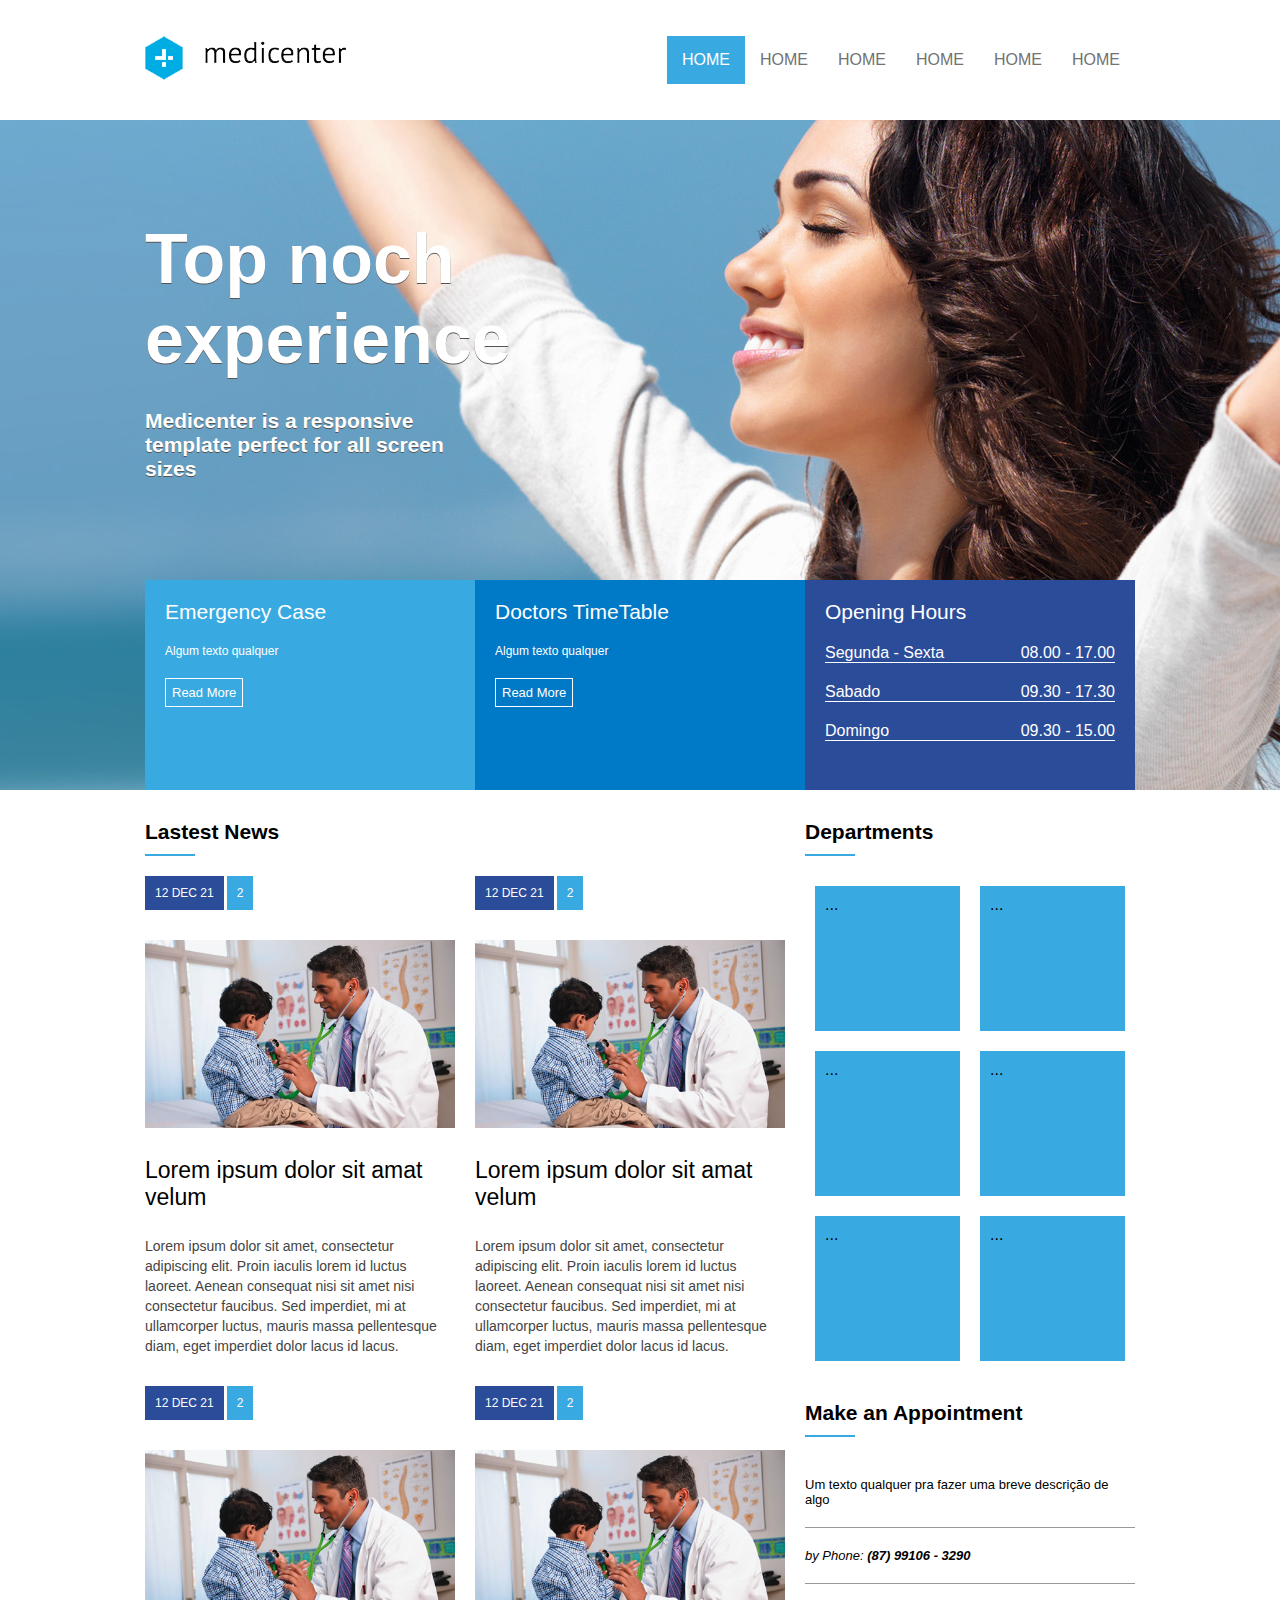
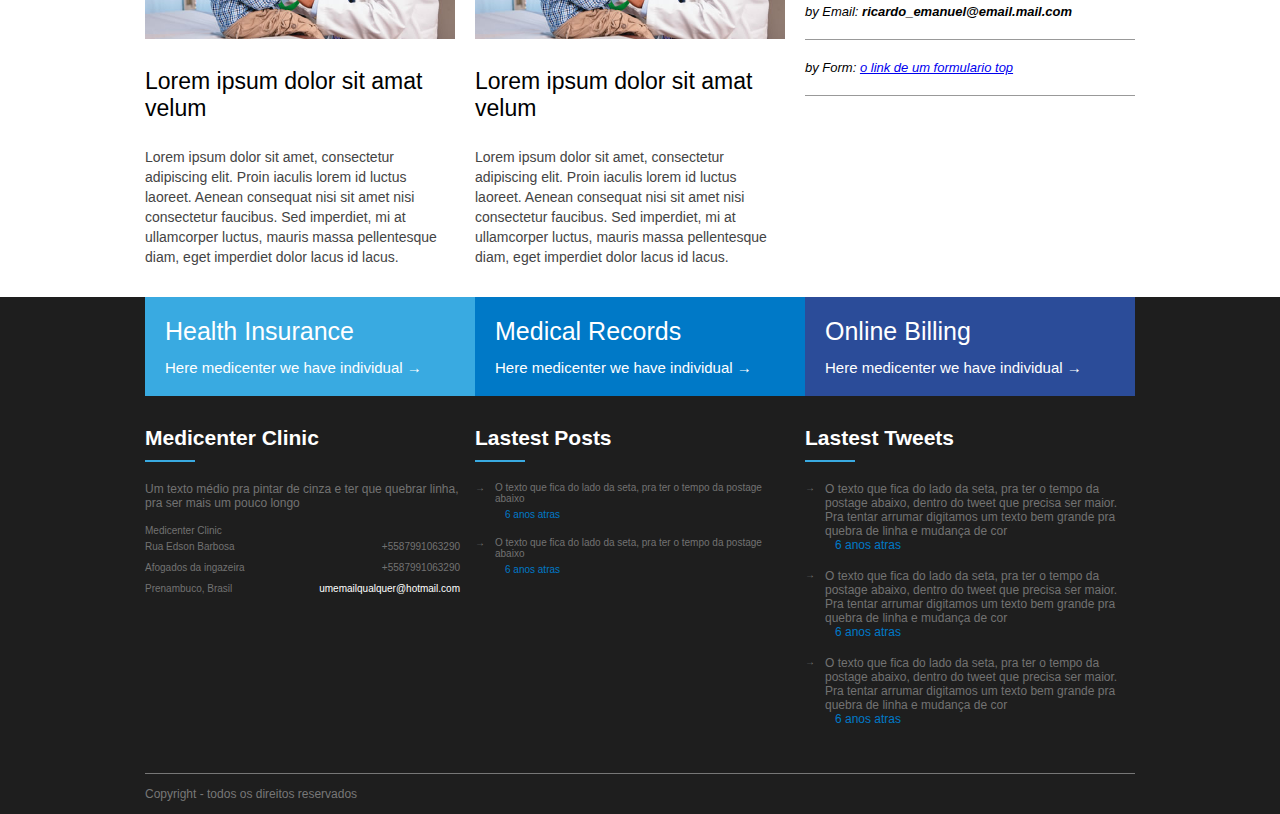
<file: medicenter/index.html>
<!DOCTYPE html>
<html lang="en">
<head>
    <meta charset="UTF-8">
    <meta http-equiv="X-UA-Compatible" content="IE=edge">
    <meta name="viewport" content="width=device-width, initial-scale=1.0">
    <link rel="stylesheet" href="assets/css/template.css">

    <script type="text/javascript">
        window.onload = function(){
            document.querySelector(".menu-mobile").addEventListener("click", function(){
                if(document.querySelector(".menu nav ul").style.display == 'flex') {
                    document.querySelector(".menu nav ul").style.display  = 'none'; 
                } else {
                    document.querySelector(".menu nav ul").style.display = 'flex' ;
                }
            });
        };
    </script>

    <title>MediCenter</title>
</head>
<body>
    <header>
        <div class="container">
            <div class="logo">
                <a href="#"><img src="assets/images/logo.png" alt="logo do site"></a>
            </div>
            <div class="menu">
                <nav>
                    <div class="menu-mobile">
                        <div class="mm-line"></div>
                        <div class="mm-line"></div>
                        <div class="mm-line"></div>
                    </div>
                        <ul>
                            <li class="active"><a href="#">HOME</a></li>
                            <li><a href="#">HOME</a></li>
                            <li><a href="#">HOME</a></li>
                            <li><a href="#">HOME</a></li>
                            <li><a href="#">HOME</a></li>
                            <li><a href="#">HOME</a></li>
                        </ul>
                </nav>
            </div>
        </div>
    </header>

    <section id="banner">
        <div class="container colunm">
            <div class="banner-headline">
                <h1>Top noch experience</h1>
                <h2>Medicenter is a responsive template perfect for all screen sizes</h2>
            </div>
            <div class="banner-options">
                <div class="banner1">
                    <div class="banner-title">Emergency Case</div>
                    <div class="banner-desc">Algum texto qualquer</div>
                    <a href="">Read More</a>
                </div>
                <div class="banner2">
                    <div class="banner-title">Doctors TimeTable</div>
                    <div class="banner-desc">Algum texto qualquer</div>
                    <a href="">Read More</a>
                </div>
                <div class="banner3">
                    <div class="banner-title">Opening Hours</div>
                    <div class="time">
                        <div>Segunda - Sexta</div>
                        <div>08.00 - 17.00</div>
                    </div>
                    <div class="time">
                        <div>Sabado</div>
                        <div>09.30 - 17.30</div>
                    </div>
                    <div class="time">
                        <div>Domingo</div>
                        <div>09.30 - 15.00</div>
                    </div>
                </div>
            </div>
        </div>
    </section>
    <section id="geral">
        <div class="container">
            <section>
                <div class="widget">
                    <div class="widget-title">
                        <div class="widget-title-text">Lastest News</div>
                        <div class="widget-title-bar"></div>
                    </div>
                    <div class="widget-body flex">
                        <article>
                            <a href="">
                                <div class="news-data">
                                    <div class="news-posted-at">12 DEC 21</div>
                                    <div class="news-comments">2</div>
                                </div>
                                <div class="news-thumbnail">
                                    <img src="assets/images/dr.jpg" alt="imagem do medico">
                                </div>
                                <div class="news-title">
                                    Lorem ipsum dolor sit amat velum
                                </div>
                                <div class="news-resume">
                                    Lorem ipsum dolor sit amet, consectetur adipiscing elit. Proin iaculis lorem id luctus laoreet. Aenean consequat nisi sit amet nisi consectetur faucibus. Sed imperdiet, mi at ullamcorper luctus, mauris massa pellentesque diam, eget imperdiet dolor lacus id lacus.
                                </div>
                            </a>
                        </article>
                        <article>
                            <a href="">
                                <div class="news-data">
                                    <div class="news-posted-at">12 DEC 21</div>
                                    <div class="news-comments">2</div>
                                </div>
                                <div class="news-thumbnail">
                                    <img src="assets/images/dr.jpg" alt="imagem do medico">
                                </div>
                                <div class="news-title">
                                    Lorem ipsum dolor sit amat velum
                                </div>
                                <div class="news-resume">
                                    Lorem ipsum dolor sit amet, consectetur adipiscing elit. Proin iaculis lorem id luctus laoreet. Aenean consequat nisi sit amet nisi consectetur faucibus. Sed imperdiet, mi at ullamcorper luctus, mauris massa pellentesque diam, eget imperdiet dolor lacus id lacus.
                                </div>
                            </a>
                        </article>
                        <article>
                            <a href="">
                                <div class="news-data">
                                    <div class="news-posted-at">12 DEC 21</div>
                                    <div class="news-comments">2</div>
                                </div>
                                <div class="news-thumbnail">
                                    <img src="assets/images/dr.jpg" alt="imagem do medico">
                                </div>
                                <div class="news-title">
                                    Lorem ipsum dolor sit amat velum
                                </div>
                                <div class="news-resume">
                                    Lorem ipsum dolor sit amet, consectetur adipiscing elit. Proin iaculis lorem id luctus laoreet. Aenean consequat nisi sit amet nisi consectetur faucibus. Sed imperdiet, mi at ullamcorper luctus, mauris massa pellentesque diam, eget imperdiet dolor lacus id lacus.
                                </div>
                            </a>
                        </article>
                        <article>
                            <a href="">
                                <div class="news-data">
                                    <div class="news-posted-at">12 DEC 21</div>
                                    <div class="news-comments">2</div>
                                </div>
                                <div class="news-thumbnail">
                                    <img src="assets/images/dr.jpg" alt="imagem do medico">
                                </div>
                                <div class="news-title">
                                    Lorem ipsum dolor sit amat velum
                                </div>
                                <div class="news-resume">
                                    Lorem ipsum dolor sit amet, consectetur adipiscing elit. Proin iaculis lorem id luctus laoreet. Aenean consequat nisi sit amet nisi consectetur faucibus. Sed imperdiet, mi at ullamcorper luctus, mauris massa pellentesque diam, eget imperdiet dolor lacus id lacus.
                                </div>
                            </a>
                        </article>
                    </div>
                </div>
            </section>
            <aside>
                <div class="widget">
                    <div class="widget-title">
                        <div class="widget-title-text">Departments</div>
                        <div class="widget-title-bar"></div>
                    </div>
                        <div class="widget-departments">
                            <div>...</div>
                            <div>...</div>
                            <div>...</div>
                            <div>...</div>
                            <div>...</div>
                            <div>...</div>
                        </div>
                </div>
                <div class="widget">
                    <div class="widget-title">
                        <div class="widget-title-text">Make an Appointment</div>
                        <div class="widget-title-bar"></div>
                    </div>
                    <div class="widget-appointment">
                        <div class="appointiment-text">Um texto qualquer pra fazer uma breve descrição de algo</div>
                        <address>
                            <div class="phone">by Phone: <strong>(87) 99106 - 3290</strong></div>
                            <div class="email">by Email: <strong>ricardo_emanuel@email.mail.com</strong></div>
                            <div class="form">by Form: <a href="https://www.google.com" target="_blank">o link de um formulario top</a></div>
                        </address>
                    </div>
                </div>
            </aside>
        </div>
    </section>
    <footer>
       <div class="container flex-column">
           <div class="footer-menu">
               <a href="">
                    <div class="fm-1">
                        <div class="big-text">Health Insurance</div>
                        <div class="little-text">Here medicenter we have individual &rarr;</div>
                    </div>
                </a>
                <a href="">
                    <div class="fm-2">
                            <div class="big-text">Medical Records</div>
                            <div class="little-text">Here medicenter we have individual &rarr;</div>
                    </div>
                </a>
                <a href="">
                    <div class="fm-3">
                            <div class="big-text">Online Billing</div>
                            <div class="little-text">Here medicenter we have individual &rarr;</div>
                    </div>
                </a>
           </div>
           <div class="footer-area">
               <div class="footer-area-item">
                    <div class="widget">
                        <div class="widget-title">
                            <div class="widget-title-text">Medicenter Clinic</div>
                            <div class="widget-title-bar"></div>
                        </div>
                            <div class="widget-departments">
                                <div class="text-clinic">
                                Um texto médio pra pintar de cinza e ter que quebrar linha, pra ser mais um pouco longo
                                </div>
                                <address>
                                    <div class="title-address">Medicenter Clinic</div>
                                    <div class="location">
                                    <div><div>Rua Edson Barbosa</div><div>+5587991063290</div></div>
                                    
                                    <div><div>Afogados da ingazeira</div><div>+5587991063290</div></div>
                                    <div><div>Prenambuco, Brasil</div><div><a href="">umemailqualquer@hotmail.com</a></div></div>
                                    
                                    </div>
                                </address>
                            </div>
                    </div>
               </div>
                <div class="footer-area-item">
                    <div class="widget">
                        <div class="widget-title">
                            <div class="widget-title-text">Lastest Posts</div>
                            <div class="widget-title-bar"></div>
                        </div>
                            <div class="widget-departments">
                                <div class="post-item">
                                    <div class="seta">&rarr;</div>
                                    <div class="post-text flex-column">
                                        O texto que fica do lado da seta, pra ter o tempo da postage abaixo
                                        <a href="">6 anos atras</a>
                                    </div>
                                </div>
                              
                                <div class="post-item">
                                    <div class="seta">&rarr;</div>
                                    <div class="post-text flex-column">
                                        O texto que fica do lado da seta, pra ter o tempo da postage abaixo
                                        <a href="">6 anos atras</a>
                                    </div>
                                </div>
                                
                            </div>
                    </div>
               </div>
                <div class="footer-area-item">
                    <div class="widget">
                        <div class="widget-title">
                            <div class="widget-title-text">Lastest Tweets</div>
                            <div class="widget-title-bar"></div>
                        </div>
                            <div class="widget-departments">
                                <div class="tweet-item">
                                    <div class="seta">&rarr;</div>
                                    <div class="tweet-text flex-column">
                                        O texto que fica do lado da seta, pra ter o tempo da postage abaixo, dentro do tweet que precisa ser maior. Pra tentar arrumar digitamos um texto bem grande pra quebra de linha e mudança de cor
                                        <a href="">6 anos atras</a>
                                    </div>
                                </div>
                                <div class="tweet-item">
                                    <div class="seta">&rarr;</div>
                                    <div class="tweet-text flex-column">
                                        O texto que fica do lado da seta, pra ter o tempo da postage abaixo, dentro do tweet que precisa ser maior. Pra tentar arrumar digitamos um texto bem grande pra quebra de linha e mudança de cor
                                        <a href="">6 anos atras</a>
                                    </div>
                                </div>
                                <div class="tweet-item">
                                    <div class="seta">&rarr;</div>
                                    <div class="tweet-text flex-column">
                                        O texto que fica do lado da seta, pra ter o tempo da postage abaixo, dentro do tweet que precisa ser maior. Pra tentar arrumar digitamos um texto bem grande pra quebra de linha e mudança de cor
                                        <a href="">6 anos atras</a>
                                    </div>
                                </div>
                            </div>
                    </div>
                </div>
           </div>
           <div class="footer-copy">
               Copyright - todos os direitos reservados
           </div>
       </div>
    </footer>
</body>
</html>
</file>
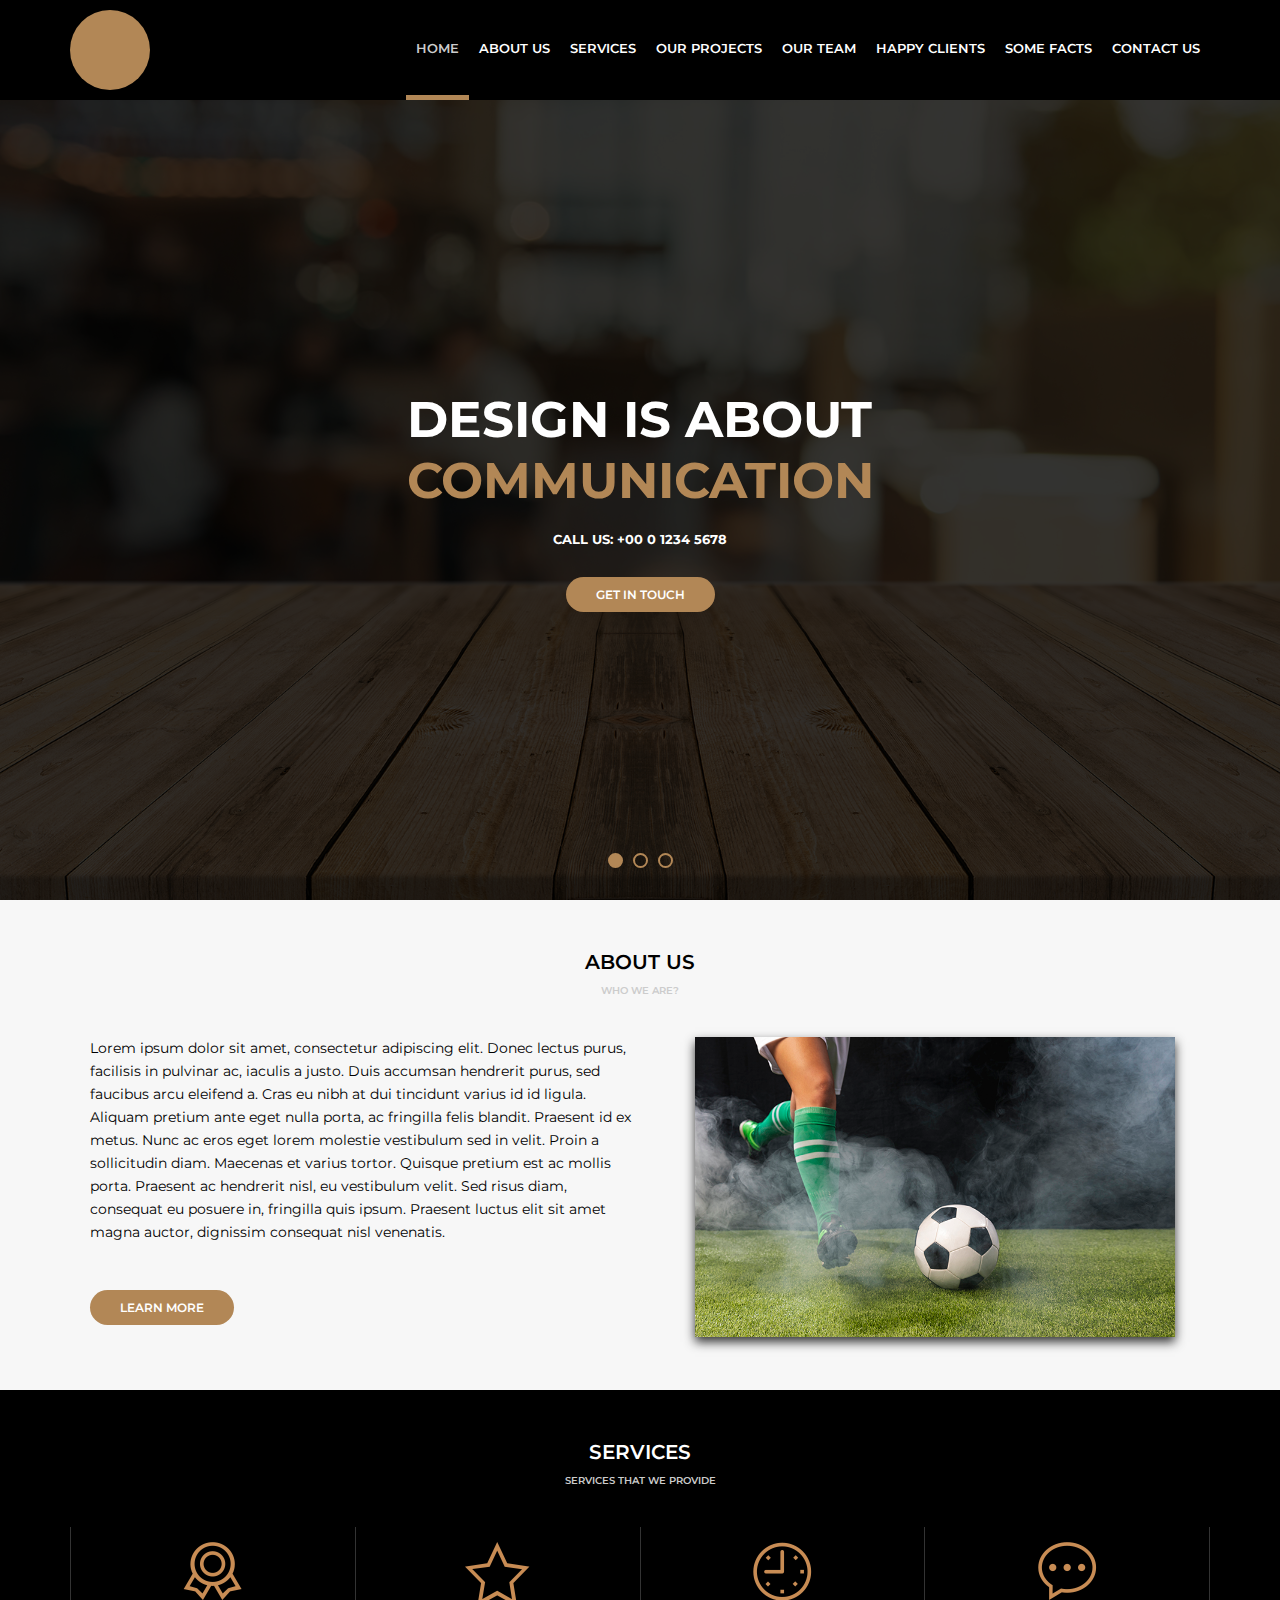
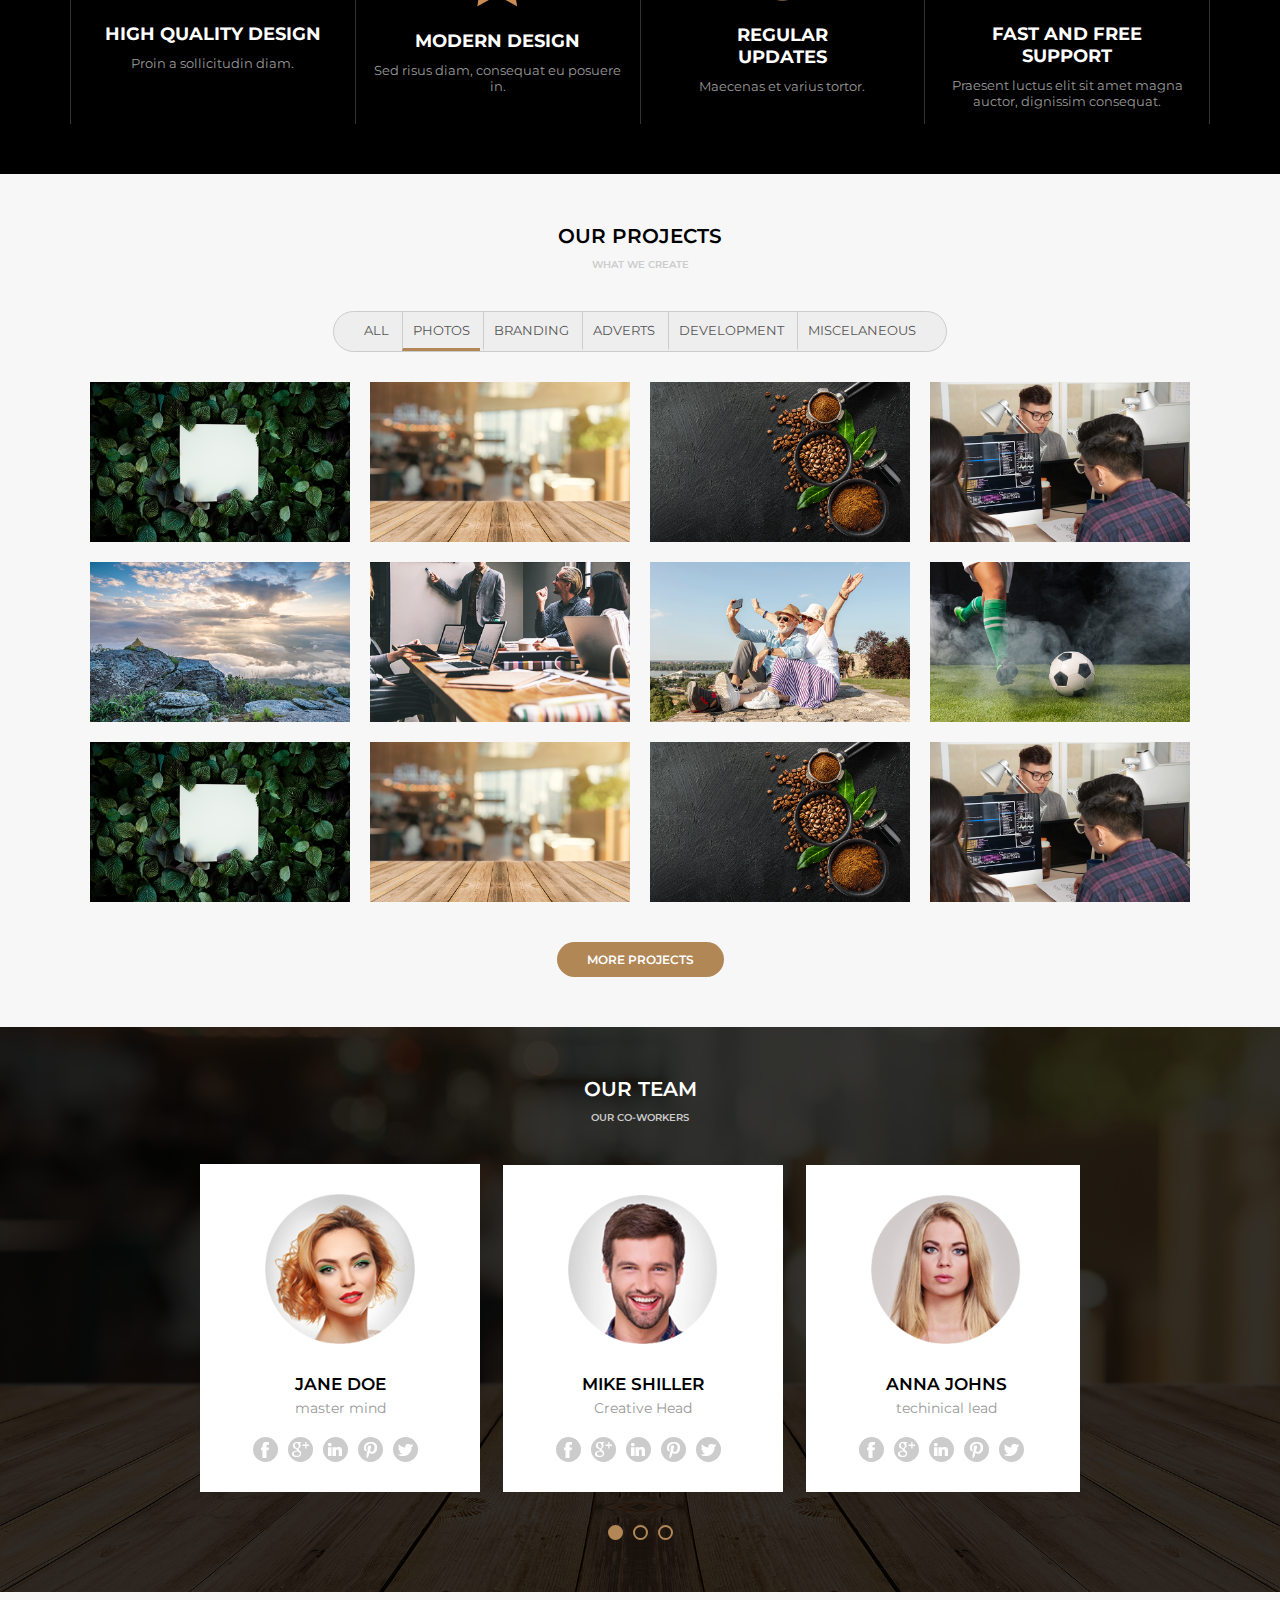
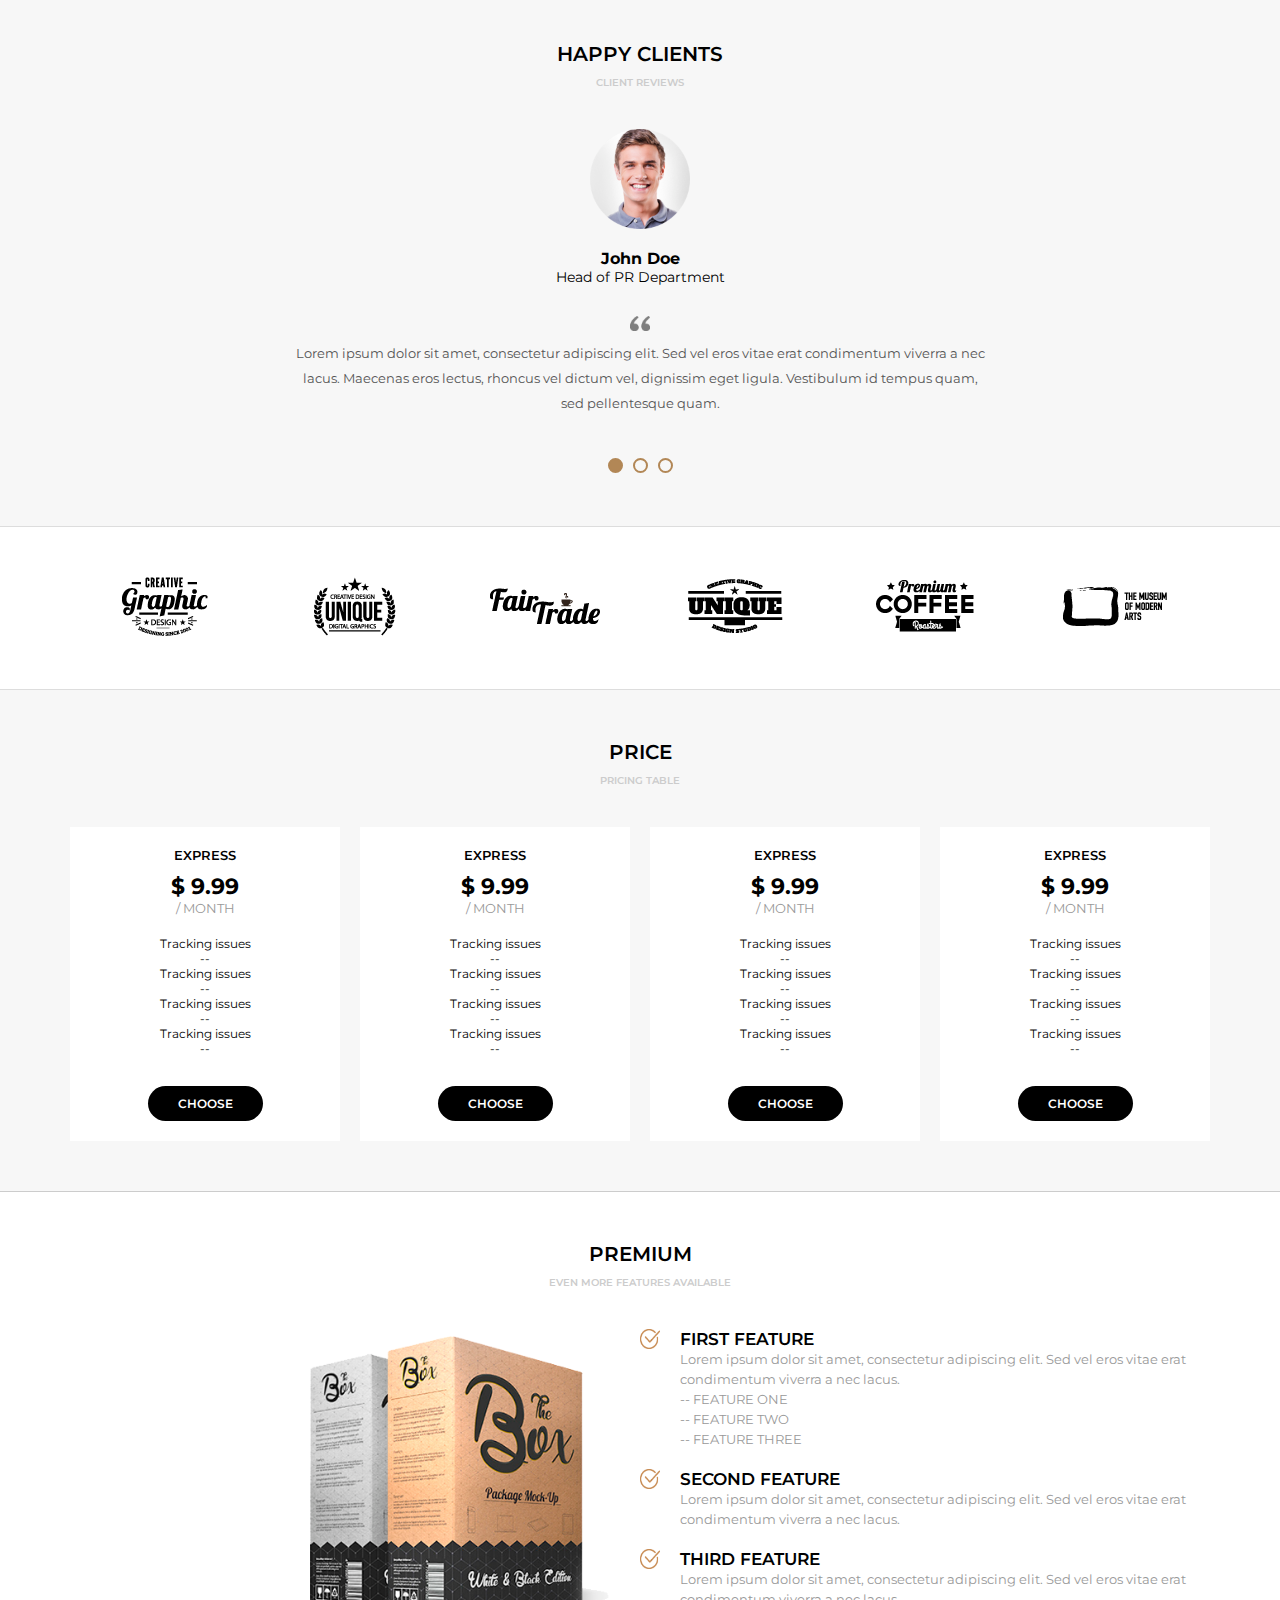
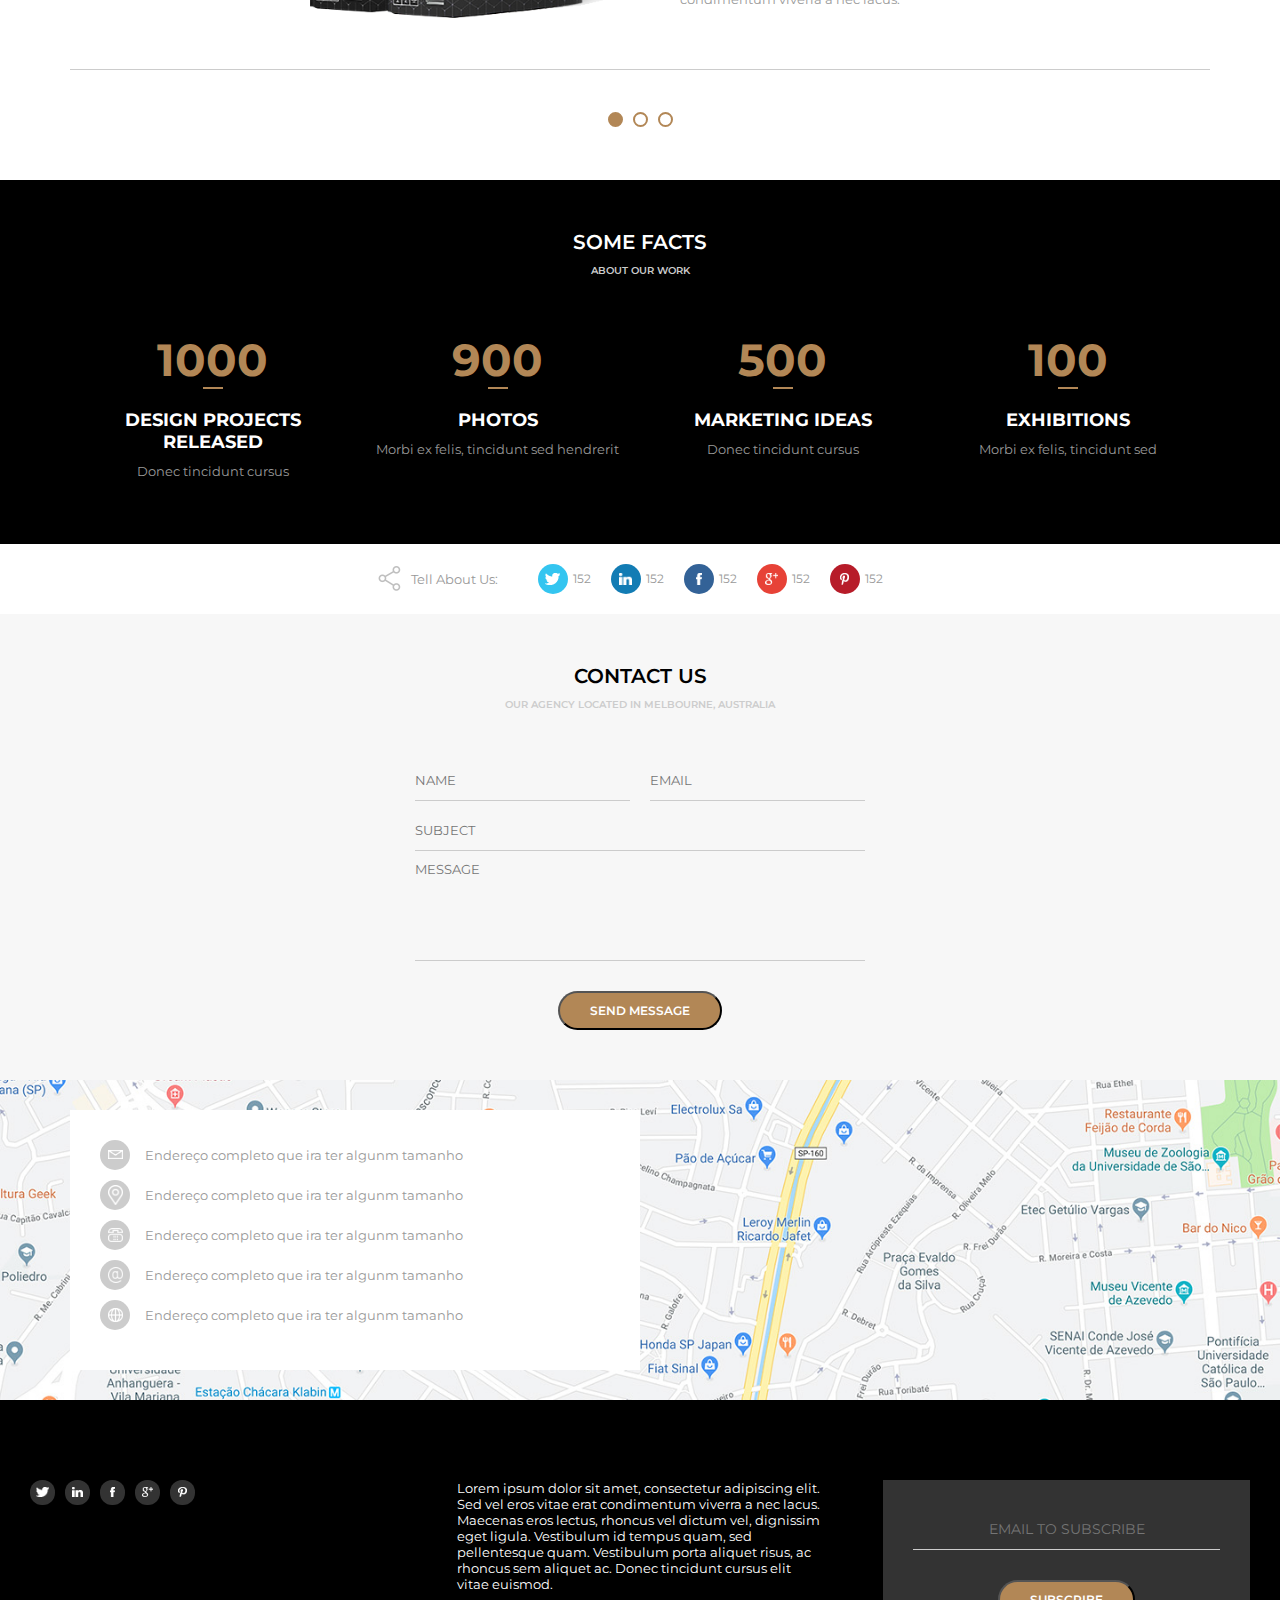
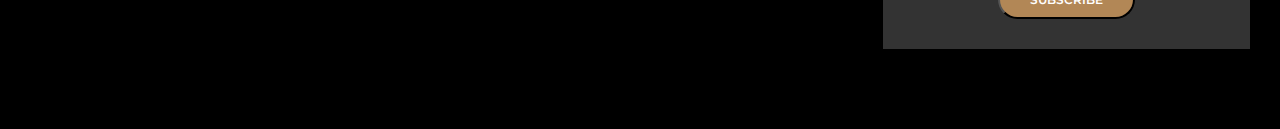
<file: 09 - awax/home.html>
<!DOCTYPE html>
<html lang="en">

<head>
    <meta charset="UTF-8">
    <meta http-equiv="X-UA-Compatible" content="IE=edge">
    <meta name="viewport" content="width=device-width,minimum-scale=1,initial-scale=1.0">
    <link rel="preconnect" href="https://fonts.googleapis.com">
    <link rel="preconnect" href="https://fonts.gstatic.com" crossorigin>
    <link href="https://fonts.googleapis.com/css2?family=Montserrat:wght@300;400;600;700&display=swap" rel="stylesheet">
    <link rel="stylesheet" href="assets/css/style.css">
    <title>Awax</title>
</head>

<body>
    <header>
        <div class="header">
            <div class="logo">
                <div class="logo-img">

                </div>
            </div>
            <div class="menu">
                <img class="menu-opener" src="assets/images/menu.png" alt="">
                <nav>
                    <ul>
                        <li class="active"><a href="">Home</a></li>
                        <li><a href="">About Us</a></li>
                        <li><a href="">Services</a></li>
                        <li><a href="">Our Projects</a></li>
                        <li><a href="">Our Team</a></li>
                        <li><a href="">Happy Clients</a></li>
                        <li><a href="">Some Facts</a></li>
                        <li><a href="">Contact Us</a></li>
                    </ul>
                </nav>
            </div>
        </div>
    </header>
    <main>
        <section class="banner">
            <div class="sliders" style="margin-left:0vw;">
                <div class="slide">
                    <div class="slide-area">
                        <h1>Design is About<br><span>Communication</span></h1>
                        <h2>call us: +00 0 1234 5678</h2>
                        <a href="" class="button">Get in Touch</a>
                    </div>
                </div>
                <div class="slide">
                    <div class="slide-area">
                        <h1>Design is About<br><span>Teste</span></h1>
                        <h2>call us: +00 0 1234 5678</h2>
                        <a href="" class="button">Get in Touch</a>
                    </div>
                </div>
                <div class="slide">
                    <div class="slide-area">
                        <h1>Design is About<br><span>algo</span></h1>
                        <h2>call us: +00 0 1234 5678</h2>
                        <a href="" class="button">Get in Touch</a>
                    </div>
                </div>
            </div>
            <div class="sliders-pointers">
                <div class="pointer active"></div>
                <div class="pointer"></div>
                <div class="pointer"></div>
            </div>
        </section>
        <section class="default light">
            <div class="section-title">About US</div>
            <div class="section-desc">who we are?</div>
            <div class="section-body">
                <div class="section-aboutus">
                    <div class="section-aboutus--left">
                        <p>Lorem ipsum dolor sit amet, consectetur adipiscing elit. Donec lectus purus, facilisis in
                            pulvinar ac, iaculis a justo. Duis accumsan hendrerit purus, sed faucibus arcu eleifend a.
                            Cras eu nibh at dui tincidunt varius id id ligula. Aliquam pretium ante eget nulla porta, ac
                            fringilla felis blandit. Praesent id ex metus. Nunc ac eros eget lorem molestie vestibulum
                            sed in velit. Proin a sollicitudin diam. Maecenas et varius tortor. Quisque pretium est ac
                            mollis porta. Praesent ac hendrerit nisl, eu vestibulum velit. Sed risus diam, consequat eu
                            posuere in, fringilla quis ipsum. Praesent luctus elit sit amet magna auctor, dignissim
                            consequat nisl venenatis.</p>
                        <br>
                        <a href="" class="button">Learn More</a>
                    </div>
                    <div class="section-aboutus--right">
                        <img src="media/foto9.jpg" alt="">
                    </div>
                </div>
            </div>
        </section>
        <section class="default dark">
            <div class="section-title">services</div>
            <div class="section-desc">services that we provide</div>
            <div class="section-body">
                <div class="section-services">
                    <div class="section-service">
                        <img src="assets/images/medalha.png" alt="">
                        <h4>High Quality Design</h4>
                        <p>Proin a sollicitudin diam.</p>
                    </div>
                    <div class="section-service">
                        <img src="assets/images/estrela.png" alt="">
                        <h4>Modern Design</h4>
                        <p>Sed risus diam, consequat eu posuere in.</p>
                    </div>
                    <div class="section-service">
                        <img src="assets/images/relogio.png" alt="">
                        <h4>Regular<br>Updates</h4>
                        <p>Maecenas et varius tortor.</p>
                    </div>
                    <div class="section-service">
                        <img src="assets/images/balao.png" alt="">
                        <h4>Fast and free <br>Support</h4>
                        <p>Praesent luctus elit sit amet magna auctor, dignissim consequat.</p>
                    </div>
                </div>
            </div>
        </section>
        <section class="default light">
            <div class="section-title">our projects</div>
            <div class="section-desc">what we create</div>
            <div class="section-body">
                <div class="section-projects">
                    <div class="section-projects--filters">
                        <ul>
                            <li>All</li>
                            <li class="active">photos</li>
                            <li>branding</li>
                            <li>adverts</li>
                            <li>development</li>
                            <li>miscelaneous</li>
                        </ul>
                    </div>
                    <div class="section-projects--photos">
                        <div class="section-projects--photo">
                            <div class="section-projects--photoarea">
                                <div class="section-projects--photoinfo">
                                    <h5>about</h5>
                                    <p>Praesent luctus elit sit amet magna auctor</p>
                                </div>
                                <img src="media/foto1.jpg">
                            </div>
                        </div>
                        <div class="section-projects--photo">
                            <div class="section-projects--photoarea">
                                <div class="section-projects--photoinfo">
                                    <h5>about</h5>
                                    <p>Praesent luctus elit sit amet magna auctor</p>
                                </div>
                                <img src="media/foto2.jpg">
                            </div>
                        </div>
                        <div class="section-projects--photo">
                            <div class="section-projects--photoarea">
                                <div class="section-projects--photoinfo">
                                    <h5>about</h5>
                                    <p>Praesent luctus elit sit amet magna auctor</p>
                                </div>
                                <img src="media/foto3.jpg">
                            </div>
                        </div>
                        <div class="section-projects--photo">
                            <div class="section-projects--photoarea">
                                <div class="section-projects--photoinfo">
                                    <h5>about</h5>
                                    <p>Praesent luctus elit sit amet magna auctor</p>
                                </div>
                                <img src="media/foto4.jpg">
                            </div>
                        </div>
                        <div class="section-projects--photo">
                            <div class="section-projects--photoarea">
                                <div class="section-projects--photoinfo">
                                    <h5>about</h5>
                                    <p>Praesent luctus elit sit amet magna auctor</p>
                                </div>
                                <img src="media/foto5.jpg">
                            </div>
                        </div>
                        <div class="section-projects--photo">
                            <div class="section-projects--photoarea">
                                <div class="section-projects--photoinfo">
                                    <h5>about</h5>
                                    <p>Praesent luctus elit sit amet magna auctor</p>
                                </div>
                                <img src="media/foto6.jpg">
                            </div>
                        </div>
                        <div class="section-projects--photo">
                            <div class="section-projects--photoarea">
                                <div class="section-projects--photoinfo">
                                    <h5>about</h5>
                                    <p>Praesent luctus elit sit amet magna auctor</p>
                                </div>
                                <img src="media/foto7.jpg">
                            </div>
                        </div>
                        <div class="section-projects--photo">
                            <div class="section-projects--photoarea">
                                <div class="section-projects--photoinfo">
                                    <h5>about</h5>
                                    <p>Praesent luctus elit sit amet magna auctor</p>
                                </div>
                                <img src="media/foto9.jpg">
                            </div>
                        </div>
                        <div class="section-projects--photo">
                            <div class="section-projects--photoarea">
                                <div class="section-projects--photoinfo">
                                    <h5>about</h5>
                                    <p>Praesent luctus elit sit amet magna auctor</p>
                                </div>
                                <img src="media/foto1.jpg">
                            </div>
                        </div>
                        <div class="section-projects--photo">
                            <div class="section-projects--photoarea">
                                <div class="section-projects--photoinfo">
                                    <h5>about</h5>
                                    <p>Praesent luctus elit sit amet magna auctor</p>
                                </div>
                                <img src="media/foto2.jpg">
                            </div>
                        </div>
                        <div class="section-projects--photo">
                            <div class="section-projects--photoarea">
                                <div class="section-projects--photoinfo">
                                    <h5>about</h5>
                                    <p>Praesent luctus elit sit amet magna auctor</p>
                                </div>
                                <img src="media/foto3.jpg">
                            </div>
                        </div>
                        <div class="section-projects--photo">
                            <div class="section-projects--photoarea">
                                <div class="section-projects--photoinfo">
                                    <h5>about</h5>
                                    <p>Praesent luctus elit sit amet magna auctor</p>
                                </div>
                                <img src="media/foto4.jpg">
                            </div>
                        </div>
                    </div>
                    <a href="" class="button">More Projects</a>
                </div>
            </div>
        </section>
        <section class="default dark bg-team">
            <div class="section-team-area">
                <div class="section-title">OUR team</div>
                <div class="section-desc">Our co-workers</div>
                <div class="section-body">
                    <div class="section-team">
                        <div class="sliders" style="margin-left:0vw;">
                            <div class="slide">
                                <div class="slide-area">
                                    <img src="media/mulher1.png" alt="" class="section-team--avatar">
                                    <div class="section-team--name">
                                        JAne Doe
                                    </div>
                                    <div class="section-team--role">
                                        master mind
                                    </div>
                                    <div class="section-team--social">
                                        <a href=""><img src="assets/images/facebook.png" alt=""></a>
                                        <a href=""><img src="assets/images/googleplus.png" alt=""></a>
                                        <a href=""><img src="assets/images/linkedin.png" alt=""></a>
                                        <a href=""><img src="assets/images/pinterest.png" alt=""></a>
                                        <a href=""><img src="assets/images/twitter.png" alt=""></a>
                                    </div>
                                </div>
                            </div>
                            <div class="slide">
                                <div class="slide-area">
                                    <img src="media/homem1.png" alt="" class="section-team--avatar">
                                    <div class="section-team--name">
                                        Mike Shiller
                                    </div>
                                    <div class="section-team--role">
                                        Creative Head
                                    </div>
                                    <div class="section-team--social">
                                        <a href=""><img src="assets/images/facebook.png" alt=""></a>
                                        <a href=""><img src="assets/images/googleplus.png" alt=""></a>
                                        <a href=""><img src="assets/images/linkedin.png" alt=""></a>
                                        <a href=""><img src="assets/images/pinterest.png" alt=""></a>
                                        <a href=""><img src="assets/images/twitter.png" alt=""></a>
                                    </div>
                                </div>
                            </div>
                            <div class="slide">
                                <div class="slide-area">
                                    <img src="media/mulher2.png" alt="" class="section-team--avatar">
                                    <div class="section-team--name">
                                        Anna Johns
                                    </div>
                                    <div class="section-team--role">
                                        techinical lead
                                    </div>
                                    <div class="section-team--social">
                                        <a href=""><img src="assets/images/facebook.png" alt=""></a>
                                        <a href=""><img src="assets/images/googleplus.png" alt=""></a>
                                        <a href=""><img src="assets/images/linkedin.png" alt=""></a>
                                        <a href=""><img src="assets/images/pinterest.png" alt=""></a>
                                        <a href=""><img src="assets/images/twitter.png" alt=""></a>
                                    </div>
                                </div>
                            </div>
                            <div class="slide">
                                <div class="slide-area">
                                    <img src="media/homem2.png" alt="" class="section-team--avatar">
                                    <div class="section-team--name">
                                        Esse Some
                                    </div>
                                    <div class="section-team--role">
                                        Porque Sumiu
                                    </div>
                                    <div class="section-team--social">
                                        <a href=""><img src="assets/images/facebook.png" alt=""></a>
                                        <a href=""><img src="assets/images/googleplus.png" alt=""></a>
                                        <a href=""><img src="assets/images/linkedin.png" alt=""></a>
                                        <a href=""><img src="assets/images/pinterest.png" alt=""></a>
                                        <a href=""><img src="assets/images/twitter.png" alt=""></a>
                                    </div>
                                </div>
                            </div>
                        </div>
                    </div>
                </div>
                <div class="sliders-pointers">
                    <div class="pointer active"></div>
                    <div class="pointer"></div>
                    <div class="pointer"></div>
                </div>
            </div>
        </section>
        <section class="default light testimonials">
            <div class="section-title">Happy Clients</div>
            <div class="section-desc">Client Reviews</div>
            <div class="section-body">
                <div class="section-testimonials">
                    <div class="sliders" style="margin-left:0;">
                        <div class="slide">
                            <div class="slidearea">
                                <img class="section-testimonials--avatar" src="media/homem2.png">
                                <div class="section-testimonials--name">John Doe</div>
                                <div class="section-testimonials--role">Head of PR Department</div>
                                <img class="section-testimonials--quoteimg" src="assets/images/quote.png">
                                <div class="section-testimonials--quote">Lorem ipsum dolor sit amet, consectetur
                                    adipiscing elit. Sed vel eros vitae erat condimentum viverra a nec lacus. Maecenas
                                    eros lectus, rhoncus vel dictum vel, dignissim eget ligula. Vestibulum id tempus
                                    quam, sed pellentesque quam.</div>
                            </div>
                        </div>
                        <div class="slide">
                            <div class="slidearea">
                                <img class="section-testimonials--avatar" src="media/homem2.png">
                                <div class="section-testimonials--name">John Doe</div>
                                <div class="section-testimonials--role">Head of PR Department</div>
                                <img class="section-testimonials--quoteimg" src="assets/images/quote.png">
                                <div class="section-testimonials--quote">Lorem ipsum dolor sit amet, consectetur
                                    adipiscing elit. Sed vel eros vitae erat condimentum viverra a nec lacus. Maecenas
                                    eros lectus, rhoncus vel dictum vel, dignissim eget ligula. Vestibulum id tempus
                                    quam, sed pellentesque quam.</div>
                            </div>
                        </div>
                        <div class="slide">
                            <div class="slidearea">
                                <img class="section-testimonials--avatar" src="media/homem2.png">
                                <div class="section-testimonials--name">John Doe</div>
                                <div class="section-testimonials--role">Head of PR Department</div>
                                <img class="section-testimonials--quoteimg" src="assets/images/quote.png">
                                <div class="section-testimonials--quote">Lorem ipsum dolor sit amet, consectetur
                                    adipiscing elit. Sed vel eros vitae erat condimentum viverra a nec lacus. Maecenas
                                    eros lectus, rhoncus vel dictum vel, dignissim eget ligula. Vestibulum id tempus
                                    quam, sed pellentesque quam.</div>
                            </div>
                        </div>
                    </div>
                    <div class="sliders-pointers">
                        <div class="pointer active"></div>
                        <div class="pointer"></div>
                        <div class="pointer"></div>
                    </div>
                </div>
            </div>
        </section>
        <section class="default section-companies">
            <div class="section-body">
                <div class="section-companies--area">
                    <div class="section-company">
                        <img src="media/empresa1.png">
                    </div>
                    <div class="section-company">
                        <img src="media/empresa2.png">
                    </div>
                    <div class="section-company">
                        <img src="media/empresa3.png">
                    </div>
                    <div class="section-company">
                        <img src="media/empresa4.png">
                    </div>
                    <div class="section-company">
                        <img src="media/empresa5.png">
                    </div>
                    <div class="section-company">
                        <img src="media/empresa6.png">
                    </div>
                </div>
            </div>
        </section>
        <section class="default light">
            <div class="section-title">Price</div>
            <div class="section-desc">Pricing Table</div>
            <div class="section-body">
                <div class="section-price">
                    <div class="section-price--item">
                        <div class="section-price--item-name">Express</div>
                        <div class="section-price--item-money">$ 9.99</div>
                        <div class="section-price--item-period">/ month</div>
                        <div class="section-price--item-point">Tracking issues<br>--</div>
                        <div class="section-price--item-point">Tracking issues<br>--</div>
                        <div class="section-price--item-point">Tracking issues<br>--</div>
                        <div class="section-price--item-point">Tracking issues<br>--</div>
                        <a href="" class="button button--dark">Choose</a>
                    </div>
                    <div class="section-price--item">
                        <div class="section-price--item-name">Express</div>
                        <div class="section-price--item-money">$ 9.99</div>
                        <div class="section-price--item-period">/ month</div>
                        <div class="section-price--item-point">Tracking issues<br>--</div>
                        <div class="section-price--item-point">Tracking issues<br>--</div>
                        <div class="section-price--item-point">Tracking issues<br>--</div>
                        <div class="section-price--item-point">Tracking issues<br>--</div>
                        <a href="" class="button button--dark">Choose</a>
                    </div>
                    <div class="section-price--item">
                        <div class="section-price--item-name">Express</div>
                        <div class="section-price--item-money">$ 9.99</div>
                        <div class="section-price--item-period">/ month</div>
                        <div class="section-price--item-point">Tracking issues<br>--</div>
                        <div class="section-price--item-point">Tracking issues<br>--</div>
                        <div class="section-price--item-point">Tracking issues<br>--</div>
                        <div class="section-price--item-point">Tracking issues<br>--</div>
                        <a href="" class="button button--dark">Choose</a>
                    </div>
                    <div class="section-price--item">
                        <div class="section-price--item-name">Express</div>
                        <div class="section-price--item-money">$ 9.99</div>
                        <div class="section-price--item-period">/ month</div>
                        <div class="section-price--item-point">Tracking issues<br>--</div>
                        <div class="section-price--item-point">Tracking issues<br>--</div>
                        <div class="section-price--item-point">Tracking issues<br>--</div>
                        <div class="section-price--item-point">Tracking issues<br>--</div>
                        <a href="" class="button button--dark">Choose</a>
                    </div>
                </div>
            </div>
        </section>
        <section class="default light premium">
            <div class="section-title">Premium</div>
            <div class="section-desc">Even More Features Available</div>
            <div class="section-body">
                <div class="section-premium">
                    <div class="sliders" style="margin-left:0;">
                        <div class="slide">
                            <div class="slidearea">
                                <div class="section-premium--left">
                                    <img src="media/livros.png">
                                </div>
                                <div class="section-premium--right">
                                    <div class="section-premium--item">
                                        <img src="assets/images/check.png">
                                        <div>
                                            <h4>FIRST FEATURE</h4>
                                            Lorem ipsum dolor sit amet, consectetur adipiscing elit. Sed vel eros vitae
                                            erat condimentum viverra a nec lacus.<br>
                                            -- FEATURE ONE<br>
                                            -- FEATURE TWO<br>
                                            -- FEATURE THREE
                                        </div>
                                    </div>
                                    <div class="section-premium--item">
                                        <img src="assets/images/check.png">
                                        <div>
                                            <h4>SECOND FEATURE</h4>
                                            Lorem ipsum dolor sit amet, consectetur adipiscing elit. Sed vel eros vitae
                                            erat condimentum viverra a nec lacus.
                                        </div>
                                    </div>
                                    <div class="section-premium--item">
                                        <img src="assets/images/check.png">
                                        <div>
                                            <h4>THIRD FEATURE</h4>
                                            Lorem ipsum dolor sit amet, consectetur adipiscing elit. Sed vel eros vitae
                                            erat condimentum viverra a nec lacus.
                                        </div>
                                    </div>
                                </div>
                            </div>
                        </div>
                        <div class="slide">
                            <div class="slidearea">
                                ...
                            </div>
                        </div>
                        <div class="slide">
                            <div class="slidearea">
                                ...
                            </div>
                        </div>
                    </div>
                    <div class="sliders-pointers">
                        <div class="pointer active"></div>
                        <div class="pointer"></div>
                        <div class="pointer"></div>
                    </div>
                </div>
            </div>
        </section>
        <section class="default dark">
            <div class="section-title">Some Facts</div>
            <div class="section-desc">About our work</div>
            <div class="section-body">
                <div class="section-facts">
                    <div class="section-fact">
                        <h3>1000</h3>
                        <div class="section-fact-line"></div>
                        <h4>Design Projects Released</h4>
                        <p>Donec tincidunt cursus</p>
                    </div>
                    <div class="section-fact">
                        <h3>900</h3>
                        <div class="section-fact-line"></div>
                        <h4>Photos</h4>
                        <p>Morbi ex felis, tincidunt sed hendrerit</p>
                    </div>
                    <div class="section-fact">
                        <h3>500</h3>
                        <div class="section-fact-line"></div>
                        <h4>Marketing Ideas</h4>
                        <p>Donec tincidunt cursus</p>
                    </div>
                    <div class="section-fact">
                        <h3>100</h3>
                        <div class="section-fact-line"></div>
                        <h4>Exhibitions</h4>
                        <p>Morbi ex felis, tincidunt sed</p>
                    </div>
                </div>
            </div>
        </section>
        <section class="section-share">
            <div class="section-share--legend">
                <img src="assets/images/share.png">
                Tell About Us:
            </div>
            <div class="section-share--item">
                <div class="section-share--icon twitter">
                    <img src="assets/images/twitter.png">
                </div>
                152
            </div>
            <div class="section-share--item">
                <div class="section-share--icon linkedin">
                    <img src="assets/images/linkedin.png">
                </div>
                152
            </div>
            <div class="section-share--item">
                <div class="section-share--icon facebook">
                    <img src="assets/images/facebook.png">
                </div>
                152
            </div>
            <div class="section-share--item">
                <div class="section-share--icon googleplus">
                    <img src="assets/images/googleplus.png">
                </div>
                152
            </div>
            <div class="section-share--item">
                <div class="section-share--icon pinterest">
                    <img src="assets/images/pinterest.png">
                </div>
                152
            </div>
        </section>
        <section class="default light">
            <div class="section-title">Contact Us</div>
            <div class="section-desc">Our Agency Located in Melbourne, Australia</div>
            <div class="section-body">
                <div class="section-contact">
                    <form method="POST">
                        <div class="section-contact--split">
                            <input type="text" name="name" placeholder="NAME">
                            <input type="text" name="name" placeholder="EMAIL">
                        </div>
                        <input type="text" name="name" placeholder="SUBJECT">
                        <textarea name="message" placeholder="MESSAGE"></textarea>
                        <input type="submit" value="Send Message" class="button">
                    </form>
                </div>
            </div>
        </section>
        <section class="section-map">
            <div class="section-map--area">
                <div class="section-map--info">
                    <div class="section-map--info-item">
                        <div class="section-map--info-item-img">
                            <img src="assets/images/carta.png" />
                        </div>

                        Endereço completo que ira ter algunm tamanho
                    </div>
                    <div class="section-map--info-item">
                        <div class="section-map--info-item-img">
                            <img src="assets/images/localizacao.png" />
                        </div>

                        Endereço completo que ira ter algunm tamanho
                    </div>
                    <div class="section-map--info-item">
                        <div class="section-map--info-item-img">
                            <img src="assets/images/telefone.png" />
                        </div>

                        Endereço completo que ira ter algunm tamanho
                    </div>
                    <div class="section-map--info-item">
                        <div class="section-map--info-item-img">
                            <img src="assets/images/arroba.png" />
                        </div>

                        Endereço completo que ira ter algunm tamanho
                    </div>
                    <div class="section-map--info-item">
                        <div class="section-map--info-item-img">
                            <img src="assets/images/web.png" />
                        </div>

                        Endereço completo que ira ter algunm tamanho
                    </div>
                </div>
            </div>
        </section>
    </main>
    <footer class="default dark">
        <div class="footer--area">
            <div class="footer--item area1">
                <div class="footer-social">
                    <a href=""><img src="assets/images/twitter.png" alt=""></a>
                    <a href=""><img src="assets/images/linkedin.png" alt=""></a>
                    <a href=""><img src="assets/images/facebook.png" alt=""></a>
                    <a href=""><img src="assets/images/googleplus.png" alt=""></a>
                    <a href=""><img src="assets/images/pinterest.png" alt=""></a>
                </div>
            </div>
            <div class="footer--item area2">
                Lorem ipsum dolor sit amet, consectetur adipiscing elit. Sed vel eros vitae erat condimentum viverra a
                nec lacus. Maecenas eros lectus, rhoncus vel dictum vel, dignissim eget ligula. Vestibulum id tempus
                quam, sed pellentesque quam. Vestibulum porta aliquet risus, ac rhoncus sem aliquet ac. Donec tincidunt
                cursus elit vitae euismod.
            </div>
            <div class="footer--item area3">
                <form method="post">
                    <input type="email" placeholder="EMAIL TO SUBSCRIBE">
                    <button class="button">SUBSCRIBE</button>
                </form>
            </div>
        </div>
    </footer>
</body>

</html>
</file>
<file: 01 - tributo/assets/css/style.css>
body {
    background-color: #222;
    margin: 0;
    padding: 0;
    font-family: Arial, Helvetica, sans-serif;
}
.container {

    display: flex;
    flex-direction: column;
    justify-content: center;
    align-items: center;
    background-color: #999;
    width: 90%;
    margin: 90px auto;
}

.container h1 {
    display: flex;
    justify-content: center;
    margin-bottom: 40px;
}

.container figure {
    border: 1px solid #777;
    padding: 15px;
}

.container img {
    max-width: 700px;
}

.list-container h2 {
    margin: auto;
    max-width: 80%;
    margin-bottom: 20px;
}

.list-container ul {
    margin: auto;
    max-width: 80%;
    background-color: #aaa;
    text-align: justify;
    padding: 0px 20px;
    list-style-position: inside;
}


.list-container li {
    padding: 10px 0px;

}

.gallery {
    margin: auto;
    max-width: 80%;
    display: flex;
    flex-direction: row;
    justify-content: center;
    flex-wrap: wrap;
    
}

.gallery img {
    max-width: 400px;
    height: 300px;
    object-fit: cover;
    background-color: #555;
}

.gallery h2 {
    width: 80%;
    margin: auto;
    margin-top: 20px;
}

.last-words {
    width: 80%;
    margin: auto 0px;
}

.last-words blockquote {
    font-size: 18px;
    text-align: justify;;

}

.last-words cite {
    display: block;
    text-align: right;
    padding-bottom: 50px;
}
</file>
<file: 02 - form/assets/css/styles.css>
* {
    font-family: Arial, Helvetica, sans-serif;
    font-size: 22px;
}

body {
    margin: 0px;
    padding: 0px;
}

.container {
    margin: auto;
    background-color: #F8F8FF;
    width: 80%;
    display: flex;
    flex-direction: column;
    align-items: flex-start;
    padding: 30px;
    margin-top: 40px;
}
.container .form form{
    display: flex;
    flex-direction: column;
    
}

.container .form .dados {
    display: flex;
    flex-wrap: wrap;

}
.titulo {
    flex: 1;
    display: block;
    flex-direction: column;
    justify-content: center;
    align-items: stretch;
}

.form label{
    display: block;
    flex-direction: column;
    font-size: 18px;
}

.form input,
.form select {
    display: block;
    padding: 10px;
    margin-bottom: 20px;
    background-color: #F8F8FF;
    border: none;
    border-bottom: 1px solid #aaa;
    outline: none;
}
.form .button {
    margin-top: 20px;
    display: flex;
    flex-direction: column;
    align-items: flex-start;
}
.form .button input{

    border: 1px solid #aaa;
    border-radius: 10px;
    margin: 0;
}
.form .button input:hover {
    border: 1px solid #aaa;
    border-radius: 10px;
    background-color: #aaa;
    transition:0.6s;
}
fieldset {
    border-radius: 10px;;
}

.flex-row {
    display: flex;
    flex-wrap: wrap;
    align-items: baseline;
    
}
#num {
    width: 100px;
    margin-right: 30px;
}
</file>
<file: 03 - apresentacao/assets/css/styles.css>
* {
    font-family: Arial, Helvetica, sans-serif;
}

body {
    margin: 0px;
    padding: 0px;
}

.container {
    display: flex;
    justify-content: space-between;
    padding: 10px;
    width: 80%;
    margin: auto;
    flex-wrap: wrap;
}
header .container {
    margin-top: 20px;
    background-color: #F0FFF0;
}
nav ul,
nav li {
    list-style: none;
    margin: 0;
    padding: 0;
}

nav ul {
    display: flex;
}

.tilogo img {
    height: 50px;
}

nav a {
    display: block;
    padding: 15px;
    text-decoration: none;
    text-transform: uppercase;
    color: #727272;
}

nav .active a,
nav a:hover {
    background-color: #39AAE1;
    color: #FFF;
    transition: 0.3s;
}
section .container{
    display: flex;
    margin: 20px auto;
    justify-content: space-around;
}
section .tijolo img{
    width: 400px;
}
section .tijolo-info ul {
    list-style-position: inside;
}

section .tijolo-info button {
    background-color: #F0FFF0;
    padding: 10px;
    border-radius: 10px;
    border: 1px solid #CCC;
}

section .tijolo-info button:hover {
    background-color: #F5F5DC;
    padding: 10px;
    border-radius: 10px;
    border: 1px solid #CCC;
}
article .container {
    display: block;
}
article .tijolos-tipe {
    display: flex;
    flex-wrap: wrap;
    justify-content: space-around;
}

.tijolos-item {
    border: 1px solid #CCC;
    border-radius: 30px;
    padding: 20px 35px;
    margin: 15px;
}

.tijolos-item:hover {
    box-shadow: 0 0 5px 5px #aaa;
    transition: 0.3s;  
}


article .tijolo-h2 {
    display: block;
    
}

article .tijolos-item img {
    width: 300px;
    background-position: center;
    background-size: cover;
}
article .tijolos-item a {
    text-decoration: none;
    color: #000;
}

.tijolo-title {
    font-weight: bold;
    color: #444;
    margin-bottom: 6px;
    
}
.tijolo-text {
    color: #777;
    margin-bottom: 12px;
}

#banner {
    background-color: #F0FFF0;
    padding: 25px 50px;
}

.area-foto img {
    width: 700px;
}

.texto-f {
    font-size: 40px;
    font-weight: bold;
    text-align: center;
}
</file>
<file: 06 - tabela_zebra/css/style.css>
table, tr, td {
    border: 1px solid #000;
}

td {
    padding: 5px;
}

tr:nth-child(odd) {
   background-color: #7FFFD4; 
}

tr:nth-child(even){
    background-color: #00BFFF;
}
</file>
<file: 07 - botao/style.css>
.botao {
    display: inline-block;
    font-family: Arial, Helvetica, sans-serif;
    font-weight: bold;
    padding: 15px;
    background: linear-gradient(#1E90FF, #00BFFF);
    text-decoration: none;
    border-radius: 10px;
    box-shadow: 1px 1px 5px #000;
    color:#eee;
    text-shadow: 1px 1px 3px #333;
}

.botao:hover {
    box-shadow: 1px 1px 5px #222;
    background: linear-gradient( #00BFFF, #1E90FF);
    transition: 0.5s;
}
</file>
<file: 08 - tarja/style.css>
* {
font-family: Arial, Helvetica, sans-serif;
}

a {
    text-decoration: none;
    color: #fff;
    font-size: 12px;
    font-weight: 200;
    text-shadow: 1px 1px 3px #333;
}

.selo {
    position: fixed;
    top: 40px;
    left: -50px;
    display: inline-block;
    padding: 10px 60px;
    background-color: #4169E1;
    border-style: double;
    border-color: #FFF;
    box-shadow: 1px 1px 5px #222;
    transform: rotate(-45deg);
    
}
</file>
<file: 10 - starbukcs/assets/css/style.css>
@import url('https://fonts.googleapis.com/css2?family=Open+Sans:ital@0;1&family=Oswald:wght@400;700&display=swap');

body {
    font-family: 'Open Sans', 'sans-serif';
    margin: 0;
}

header .line {
    background-color: #117050;
    height: 10px;
}

.container {
    max-width: 1140px;
    margin: auto;

}

.bar {
    background-color: #006341;
    width: 168px;
    height: 22px;
}

h1 {
    font-family: 'Oswald', 'sans-serif';
    font-size: 100px;
    font-weight: bold;
    line-height: 100px;
    margin: 0;
    margin-bottom: 30px;

}

h2 {
    font-family: 'Oswald', 'sans-serif';
    font-size: 35px;
    font-weight: bold;
    line-height: 45px;
    margin: 20px 0px;

}

.button {
    display: inline-block;
    border: 2px solid #454545;
    padding: 10px 30px;
    border-radius: 3px;
    color: #454545;
    text-decoration: none;
}

.button:hover {
    color: #FFF;
    background-color: #454545;
}

.header--area {
    display: flex;
    justify-content: space-between;
    align-items: center;
    height: 100px;
}

.header--left img {
    width: 64px;
    height: 64px;
}

.header--right {
    display: flex;
    align-items: center;
}

.header--search form {
    display: flex;
}

.header--search input {
    font-size: 16px;
    padding: 8px 15px;
    border: 1px solid #888;
    outline: 0;
    width: 100%;
    max-width: 250px;
}

.header--search button {
    border: 0;
    background: transparent;
    margin-left: -30px;
    cursor: pointer;
}

.header--search button img {
    width: 16px;
    height: 16px;
}

.header--menu {
    margin-left: 50px;
    cursor: pointer;
}

.header--menu img {
    width: 24px;
    height: 24px;
}

.banner {
    background-image: url('../images/bg.jpg');
    background-position: center;
    background-size: cover;
    padding-top: 90px;
    padding-bottom: 90px;
}

.banner--images {
    margin-top: 60px;

}

.banner--images img {
    width: 148px;
    height: 148px;
    border: 5px solid #117050;
    border-radius: 50%;
    margin-right: 40px;
}

.area1 {
    display: grid;
    grid-template-columns: repeat(2, 1fr);
}

.area1--content {
    padding: 80px;
}

.area1--quote {
    margin-bottom: 30px;
}

.area1-text {
    margin-bottom: 50px;
    line-height: 25px;
}

.area1--img1 {
    background-image: url('../images/f2.jpg');
    background-size: cover;
    background-position: center;
    height: 350px;
}

.area1--img2 {
    grid-column: 2 / 3;
    grid-row: 1 / 3;
    background-image: url('../images/f1.jpg');
    background-size: cover;
    background-position: center;
}

.area2 {
    display: grid;
    grid-template-columns: repeat(2, 1fr);
}

.area2--content {
    padding: 80px;
}

.area2-text {
    margin-bottom: 50px;
    line-height: 25px;
}

.area2--img1 {
    background-image: url('../images/f4.jpg');
    background-size: cover;
    background-position: center;
    height: 450px;
}

.area2--img2 {
    grid-column: 1 / 2;
    grid-row: 1 / 3;
    background-image: url('../images/f3.jpg');
    background-size: cover;
    background-position: center;
}

.area3 {
    display: grid;
    grid-template-columns: repeat(2, 1fr);
}

.area3--content {
    padding: 300px 80px;
    background-image: url('../images/bg2.jpg');
    background-size: cover;
    background-position: left;
}

.area3--text {
    margin-bottom: 50px;
    line-height: 25px;
}

.area3--img1 {
    background-image: url('../images/f5.jpg');
    background-size: cover;
    background-position: center;

}

.area4 {
    display: grid;
    grid-template-columns: 450px 1fr;
    background-color: #e8e9ee;
}

.area4--content {
    padding: 150px 80px;

}

.area4--text {
    margin-bottom: 50px;
    line-height: 25px;
}

.area4--img1 {
    background-image: url('../images/bg3.jpg');
    background-position: left;

}

.area5 {
    background-image: url('../images/bg4.jpg');
    background-size: cover;
    background-position: center;
    height: 600px;
}

footer {
    background-color: #333;
    color: #FFF;
    padding: 80px;
    text-align: center;
}

@media (min-width: 768px) and (max-width: 1140px) {
    .container {
        padding-left: 20px;
        padding-right: 20px;
    }
}

@media (min-width: 426px) and (max-width: 768px) {
    .container {
        padding-left: 20px;
        padding-right: 20px;
    }
    .area1 {
        grid-template-columns: 3fr 2fr;
    }

    .area2 {
        grid-template-columns: 2fr 3fr;
    }

    .area3 {
        grid-template-columns: 3fr 2fr;
    }

}

@media (max-width: 425px) {
    .container {
        padding-left: 20px;
        padding-right: 20px;
    }

    .header--menu {
        margin-left: 20px;
    }

    .header--search input {
     
        max-width: 80px;
    }

   h1 {
       font-size: 50px;
       line-height: 50px;
   }

   h2 {
       font-size: 25px;
       line-height: 30px;
   }
   .banner--images img {
    width: 70px;
    height: 70px;
    border: 3px solid #117050;
    border-radius: 50%;
    margin-right: 10px;
    }

    .area1,
    .area2,
    .area3,
    .area4 {
        grid-template-columns: 1fr;
    }

    .area1--content,
    .area2--content,
    .area3--content,
    .area4--content {
        padding: 40px;
    }

   .area5 {
       height: 200px;
   }

   .footer {
       font-size: 16px;
       padding: 40px 20px;
   }
}
</file>
<file: 11 - portifolio/assets/css/style.css>
body {
    margin: 0;
    /* background-color: #3b576d; */
    font-family: Arial, Helvetica, sans-serif;
}

header {
    display: flex;
    justify-content: space-between;
    align-items: center;
    padding: 20px;
    position: fixed;
    left: 0;
    right: 0;
    top: 0;
}

header .logo {
    font-size: 23px;
    font-weight: bold;
    color: #FFF;
}

header .menu {
    width: 30px;
    height: 20px;
    display: flex;
    flex-direction: column;
    justify-content: space-between;
}

header .menu-line {
    height: 3px;
    background-color: #333;
}


.container {
    display: flex;
    height:100vh;
}

.container .leftside {
    background-color: #3b576d;
    flex: 1;
    display: flex;
    align-items: center;
    padding: 0px 20px;
}

.container .rightside {
    flex: 1;
    background-image: url('../images/hero.jpg');
    background-size: cover;
    background-position: center top;
    background-repeat: no-repeat;
}

.container .info {
    color: #FFF;
}

.container .info .profession {
    font-weight: bold;
    text-transform: uppercase;
    font-size: 19px;
}

.container .info .name {
    font-weight: bold;
    font-size: 80px;
    margin-top: 10px;
    margin-bottom: 30px;
}

.container .info .buttons {

}

.container .info .buttons a {
    display: inline-block;
    background-color: #FFF;
    color: #3b576d;
    padding: 20px 40px;
    font-size: 20px;
    font-weight: bold;
    text-transform: uppercase;
    text-decoration: none;
    box-shadow: 0px 0px 10px #111;
    border-radius: 5px;
    margin-right: 10px;
}

.container .info .buttons a.light {
    color: #FFF;
    background-color: #3b576d;
}
.container .info .buttons a:hover {
    opacity: 0.9;
}

footer {
    position: fixed;
    left: 0;
    right: 0;
    bottom: 0;
    padding: 20px;
    color: #FFF;
    font-size: 13px;
}

footer a {
    color: #999;
    text-decoration: none;
}

@media (max-width: 850px) {

    header {
        position: initial;
        background-color: #3b576d;
    }

    header .menu-line {
        background-color: #FFF;
    }

    .container {
        flex-direction: column;
    }

    .container .leftside {
        flex: none;
        padding: 30px 20px;
        justify-content: center;
        text-align: center;
    }

    footer {
        position: initial;
        color: #333;
        font-size: 16px;
    }
}

@media (max-width: 450px) {
    .container .leftside .info .name {
        font-size: 50px;
    }

    .container .leftside .info .buttons a{
        display: block;
        margin-right: 0;
        margin-bottom: 20px;
    }

    footer {
        font-size: 13px;
    }
}
</file>
<file: medicenter/assets/css/template.css>
* {
    font-family: Arial, Helvetica, sans-serif;
}
body {
margin: 0;
padding: 0;
}

header {
    display: flex;
    justify-content: center;
    height: 120px;
}

.container {
    display: flex;
    justify-content: space-between;
    width: 990px;
    
}
 .logo {
    display: flex;
    align-items: center;
}

.menu {
    display: flex;
    align-items: center;
}

nav ul,
nav li {
    list-style: none;
    margin: 0;
    padding: 0;
}

nav ul {
    display: flex;
}

nav a {
    display: block;
    padding: 15px;
    text-decoration: none;
    text-transform: uppercase;
    color: #727272;
}

nav .active a,
nav a:hover {
    background-color: #39AAE1;
    color: #FFF;
    transition: 0.3s;
}

#banner {
    display: flex;
    justify-content: center;
    background-image: url('../images/img1.jpg');
    background-position: center;
    background-size: cover;
    height: 670px;
}

.colunm {
    flex-direction: column;
}

.banner-headline {
    flex: 1;
    display: flex;
    flex-direction: column;
    justify-content: center;
    
}

.banner-headline h1 {
    color: #FFF;
    font-size: 70px;
    text-shadow: 0px 1px 0px #555;
    margin: 0;
    padding: 0;
    max-width: 350px;
}

.banner-headline h2 {
    color: #FFF;
    font-size: 21px;
    text-shadow: 0px 1px 0px #555;
    margin: 0;
    padding: 0;
    max-width: 350px;
    margin-top: 30px;
}

.banner-options {
    height: 210px;
    display: flex;
}

.banner1,
.banner2,
.banner3 {
    flex: 1;
    color: #fff;
    padding: 20px;
}

.banner1 {
    background-color: #39aae1;
}

.banner2 {
    background-color: #0079c7;
}

.banner3 {
    background-color: #2b4c99;
}

.banner-title {
    font-size: 21px;
}

.banner-desc {
    font-size: 12px;
    margin: 20px 0px;

}

.banner-options a {
    display: inline-block;
    border: 1px solid #fff;
    padding: 6px;
    color: #fff;
    font-size: 13px;
    text-decoration: none;
}

.time {
    display: flex;
    border-bottom: 1px solid #fff;
    justify-content: space-between;
    margin: 20px 0px;
}

#geral {
    display: flex;
    justify-content: center;
}

#geral section {
    flex: 2;
}

#geral aside {
    flex: 1;
}

.widget-title {
    margin-top: 30px;
    margin-bottom: 20px;
}

.widget-title-text {
    color: #000;
    font-size: 21px;
    font-weight: bold;
}

.widget-title-bar {
    min-height: 2px;
    width: 50px;
    background-color: #39aae1;
    margin-top: 10px;
}

.widget-departments {
    display: flex;
    flex-wrap: wrap;
}

.widget-departments div {
    height: 125px;
    width: 125px;
    margin: 10px;
    padding: 10px;
    background-color: #39aae1;
}

.widget-appointment {
    font-size: 13px;
    font-style: normal;
}

.appointiment-text {
    border-bottom: 1px solid #999;
    padding: 20px 0;
}
address div {
    border-bottom: 1px solid #999;
    padding: 20px 0;

}

.flex {
    display: flex;
    flex-wrap: wrap;
}

article {
    flex: 1;
    min-width: 300px;
    margin-right: 20px;
}

article .news-data {
    display: flex;
}

article .news-posted-at,
article .news-comments {
    background-color: #2b4c99;
    color: #FFF;
    font-size: 12px;
    padding: 10px;
}

article .news-comments {
    background-color: #39aae1;
    margin-left: 3px;
}

article .news-thumbnail {
    margin-top: 30px;
}

article .news-thumbnail img{
    width: 100%;
    height: auto;

}

article .news-title {
    margin: 25px 0px;
    font-size: 23px;
    color: #000;
}

article .news-resume {
    color: #444;
    line-height: 20px;
    font-size: 14px;
    margin-bottom: 30px;
}

article a {
    text-decoration: none ;
}

footer {
    background-color: #1e1e1e;
    display: flex;
    justify-content: center;
}

.footer-menu {
    display: flex;
}

.footer-menu .big-text{
    font-size: 25px;    
}

.footer-menu .little-text{
    margin-top: 13px;
    font-size: 15px;
}

.footer-menu a  {
    flex: 1;
    text-decoration: none;
}

.fm-1, .fm-2, .fm-3 {
    flex: 1;
    color: #FFF;
    padding: 20px;
}

.fm-1 {
    background-color: #39aae1;
}

.fm-2 {
    background-color: #0079c7;
}

.fm-3 {
    background-color: #2b4c99;
}

.footer-area {
    display: flex;

}

.footer-area-item {
    flex: 1;
    color: #FFF;
}

.flex-column {
    flex-direction: column;
}

footer .widget-title-text {
    color: #FFF;
}

footer .widget-departments div{

    color: #FFF;
    display: flex;
    background-color: transparent;
    width: auto;
    height: auto;
    padding: 0px;
    margin: 0px;
}

.footer-copy {
    border-top: 1px solid #777;
    height: 40px;
    line-height: 40px;
    color: #777;
    font-size: 12px;
    margin-top: 30px;
}
footer .widget-departments {
    padding-right: 15px;
}
footer .widget-departments .post-item {
    margin-bottom: 12px;
    font-size: 12px;
}

footer .widget-departments .post-item .post-text a{
    margin-top: 5px;
    color: #0079c7;
    text-decoration: none;
}

footer .widget-departments .post-item .seta {
    
    margin-right: 10px;
}

footer .widget-departments .tweet-item .tweet-text {
    margin-bottom: 12px;
    font-size: 12px;
    color: #727272;
}
footer .widget-departments .tweet-item .tweet-text a {
    color: #0079c7;
    text-decoration: none;
}
footer .widget-departments .tweet-item .seta {
    margin-right: 10px;
    color: #727272;
    }

footer .widget-departments .text-clinic {
    font-size: 12px;
    color: #727272;
    margin-bottom: 15px;
}

footer .widget-departments div {
    border-bottom: none;
    margin-bottom: 5px;
    font-size: 10px;
    color: #727272;
    justify-content: space-between;
    font-style: normal;
}
footer .widget-departments address {
    width: 100%;
}
footer .widget-departments a {
    text-decoration: none;
    color: #FFF;
    padding-left: 10px;
}
footer .widget-departments .location{
    display: flex;
    flex-direction: column;
    border-bottom: none;

}

.menu-mobile {
    display: none;
    width: 40px;
    height: 40px;
    margin: 40px 0px;
    margin-right: 20px;
}

.mm-line {
    height: 3px;
    background-color: #0079c7;
}

@media (max-width:600px) {
    .banner-headline h1 {
        font-size: 55px;
    }
    
    .banner-headline h2 {
        font-size: 17px;
    }
    
    .banner-headline {
        padding: 20px;
    }

    .banner-options {
        height: auto;
        flex-direction: column;
    }
    .container {
        flex-direction: column;
    }
   
    #geral {
        height: auto;
        padding: 20px;
    }

    footer {
        padding: 20px;
    }

    .footer-menu {
        flex-direction: column;
    }

    .footer-area {
        flex-direction: column;
    }

    header .container {
        flex-direction: row;
    }

    nav ul {
        flex-direction: column;
        display: none;
        position: absolute;
        left: 0;
        width: 100%;
        background-color: #FFF;
    }

    #banner {
        height: auto;
    }

    header {
        height: auto;
    }
    .logo {
        padding-left: 20px;
    }

    .menu-mobile {
        display: flex;
        flex-direction: column;
        justify-content: space-around;
    }
}
</file>
<file: 09 - awax/assets/css/style.css>
* {
    font-family: 'Montserrat', sans-serif;
    font-size: 13px;
    margin: 0px;
    padding: 0px;
    box-sizing: border-box;
}

body {
    overflow-x: hidden;
}

header {
    height: 100px;
    background-color: #000;
    color: #FFF;
}

.header {
    max-width: 1140px;
    height: 100px;
    margin: auto;
    display: flex;
    align-items: center;
}

.logo {
    width: 100px;

}

.logo-img {
    width: 80px;
    height: 80px;
    background-color: #B28756;
    border-radius: 40px;
}


.menu {
    flex: 1;
    display: flex;
    justify-content: flex-end;
}

.menu-opener {
    display: none;
}
.menu ul,
.menu li {
    list-style: none;
}

.menu ul {
    display: flex;
}

.menu li a {
    color: #FFF;
    text-transform: uppercase;
    font-weight: 600;
    text-decoration: none;
    padding-left: 10px;
    padding-right: 10px;
    height: 100px;
    display: flex;
    align-items: center;
    border-bottom: 5px solid #000;
}

.menu li a:hover,
.menu .active a {
    border-bottom: 5px solid #B28756;
    color: #CCC;
}

.button {
    display: inline-block;
    background-color: #B28756;
    color: #FFF;
    text-transform: uppercase;
    font-size: 12px;
    font-weight: 600;
    text-decoration: none;
    padding: 10px 30px;
    margin-top: 30px;
    border-radius: 20px;
}


.button--dark {
    background-color:#000;
}
.button--dark:hover {
    background-color:#B28756;
}

.banner {
    height: calc(100vh - 100px);
    background-color: #333;
    background-image: url('../images/bg.jpg');
    background-size: cover;
    background-position: bottom;
    overflow: hidden;

}

.banner .sliders {
    width: 1000vw;
    height: 100%;
}

.banner .slide {
    width: 100vw;
    height: 100%;
    display: inline-block;
    background-color: rgba(0, 0, 0, 0.8);
}

.banner .slide-area {
    display: flex;
    flex-wrap: wrap;
    flex-direction: column;
    height: 100%;
    align-items: center;
    justify-content: center;
    color: #FFF;
}

.banner h1 {
    text-transform: uppercase;
    font-weight: bold;
    font-size: 50px;
}

.banner h1 span {
    color: #B28756;
    font-size: inherit;
}

.banner h2 {
    text-transform: uppercase;
    margin-top: 20px;
}

.banner .sliders-pointers {
    width: 100vw;
    height: 20px;
    position: absolute;
    margin-top: -50px;
    display: flex;
    justify-content: center;
    align-items: center;
}

.banner .pointer {
    width: 15px;
    height: 15px;
    border: 2px solid #B28756;
    border-radius: 8px;
    margin-left: 5px;
    margin-right: 5px;
    cursor: pointer;
}
.banner .pointer.active {
    background-color: #B28756;
}

.default {
    padding-top: 50px;
    padding-bottom: 50px;
}

.default .section-title,
.default .section-desc {
    text-align: center;
    text-transform: uppercase;
    font-weight: 600;
}

.default .section-title {
    font-size: 20px;
    font-weight: 600;
}

.default .section-desc{
    margin-top: 10px;
    color: #CCC;
    font-size: 10px;
    margin-bottom: 40px;
}


.default .section-body {
    max-width: 1140px;
    margin: auto;
}

.default.light {
    background-color: #F7F7F7;

}

.default.light .section-title,
.default.light .section-body {
    color: #000;
}

.default.dark {
    background-color: #000;
}

.default.dark .section-title,
.default.dark .section-body {
    color: #FFF;
}














/* CSS de áreas específicas */

.section-aboutus {
    display: flex;
    flex-wrap: wrap;
}

.section-aboutus--left {
    flex: 1;
    padding: 0 20px;
}

.section-aboutus--left p {
    font-size: 14px;
    line-height: 23px;
}

.section-aboutus--right {
    flex: 1;
    width: 520px;
    text-align: center;

}

.section-aboutus--right img {
    width: 480px;
    box-shadow: 0px 5px 10px #333;
}

.section-services {
    display: flex;
    flex-wrap: wrap;
}

.section-service {
    flex: 1;
    text-align: center;
    border-left: 1px solid #333;
    padding: 15px;
}

.section-service:last-child {
    border-right: 1px solid #333;
}

.section-service h4 {
    margin-top: 20px;
    text-transform: uppercase;
    font-size: 18px;
}

.section-service p {
    margin-top: 10px;
    font-size: 13px;
    color: #999;
}

.section-projects {
    display: flex;
    flex-direction: column;
    align-items: center;
}

.section-projects--filters {
    border: 1px solid #ccc;
    background-color: #EEE;
    border-radius: 30px;
    display: inline-block;
    padding: 0px 20px;

}

.section-projects--filters ul,
.section-projects--filters li {
    list-style: none;
}

.section-projects--filters li {
    display: inline-block;
    padding: 10px;
    text-transform: uppercase;
    font-size: 13px;
    border-left: 1px solid #ccc;
    color: #555;
    border-bottom: 3px solid #eee;
    cursor: pointer;

}

.section-projects--filters li:hover,
.section-projects--filters li.active {
    border-bottom: 3px solid #B28756;

}

.section-projects--filters li:first-child {
    border-left: 0;
}

.section-projects--photos {
    width: 100vw;
    max-width: 1140px;
    margin-top: 20px;
    display: flex;
    flex-wrap: wrap;
    justify-content: center;
}

.section-projects--photo {
    width: 280px;
}
.section-projects--photoarea {
    margin: 10px;
    width: 260px;
    height: 160px;
}

.section-projects--photoarea img {
    width: inherit;
    height: inherit;
}

.section-projects--photoinfo {
    position: absolute;
    background-color: rgba(0, 0, 0, 0.5);
    width: inherit;
    height: inherit;
    display: none;
    flex-direction: column;
    justify-content: center;
    align-items: center;
    color: #FFF;
    text-align: center;

}

.section-projects--photoinfo h5 {
    font-size: 21px;
    font-weight: 600;
    text-transform: uppercase;
}

.section-projects--photoarea:hover .section-projects--photoinfo {
    display: flex;
}

.bg-team {
    background-image: url('../images/bg.jpg');
    background-size: cover;
    background-position: center;
    padding: 0;
}

.section-team {
    overflow: hidden;
    max-width: 880px;
    margin: auto;
}
.section-team-area {
    background-color: rgba(0, 0, 0, 0.8);
    padding-top: 50px;
    padding-bottom: 50px;
}

.section-team .sliders {
    width: 1000vw;
    height: 100%;
}

.section-team .slide {
    width: 280px;
    height: 100%;
    min-height: 300px;
    display: inline-block;
    background-color: #FFF;
    margin-right: 20px;
}

.section-team .slide-area {
    display: flex;
    flex-wrap: wrap;
    flex-direction: column;
    height: 100%;
    align-items: center;
    justify-content: center;
    color: #000;
    padding: 30px;
}

.section-team-area .sliders-pointers {
    height: 20px;
    margin-top: 30px;
    display: flex;
    justify-content: center;
    align-items: center;
}

.section-team-area .pointer {
    width: 15px;
    height: 15px;
    border: 2px solid #B28756;
    border-radius: 8px;
    margin-left: 5px;
    margin-right: 5px;
    cursor: pointer;
}
.section-team-area .pointer.active {
    background-color: #B28756;
}

.section-team--avatar {
    width: 150px;
    height: auto;
}

.section-team--name {
    text-transform: uppercase;
    font-weight: 600;
    font-size: 17px;
    margin-top: 30px;
}

.section-team--role {
    font-size: 14px;
    color: #999;
    margin-top: 5px;
}

.section-team--social {
    display: flex;
    margin-top: 20px;
}

.section-team--social a {
    display: inline-flex;
    width: 25px;
    height: 25px;
    background-color: #CCC;
    justify-content: center;
    align-items: center;
    border-radius: 13px;
    margin-right: 10px;
}

.section-team--social a:hover {
    background-color: #B28756;
}

.testimonials .section-body {
    max-width:initial;
}
.section-testimonials {
    overflow:hidden;
}
.section-testimonials .sliders {
    width:1000vw;
    height:100%;
}
.section-testimonials .slide {
    width:100vw;
    height:100%;
    display:inline-block;
}
.section-testimonials .slidearea {
    display:flex;
    flex-direction:column;
    height:100%;
    justify-content: center;
    align-items:center;
}

.section-testimonials--avatar {
    width:100px;
}
.section-testimonials--name {
    font-weight: bold;
    font-size:16px;
    margin-top:20px;
}
.section-testimonials--role {
    font-size:14px;
}
.section-testimonials--quoteimg {
    width:20px;
    margin-top:30px;
}
.section-testimonials--quote {
    margin-top:10px;
    font-size:13px;
    max-width:700px;
    color:#555;
    text-align:center;
    line-height:25px;
    margin-left:30px;
    margin-right:30px;
}
.section-testimonials .sliders-pointers {
    width:100vw;
    height:20px;
    display:flex;
    justify-content: center;
    align-items: center;
    margin-top:40px;
}
.section-testimonials .pointer {
    width:15px;
    height:15px;
    border:2px solid #B28756;
    border-radius:8px;
    margin-left:5px;
    margin-right:5px;
    cursor:pointer;
}
.section-testimonials .pointer.active {
    background-color:#B28756;
}

.section-companies {
    border-top:1px solid #DDD;
    border-bottom:1px solid #DDD;
}
.section-companies--area {
    display:flex;
    align-items:center;
}
.section-company {
    flex:1;
    text-align:center;
}

.section-price {
    display:flex;
}
.section-price--item {
    flex:1;
    background-color: #FFF;
    margin-right: 20px;
    padding:20px;
    text-align:center;
}
.section-price--item:last-child {
    margin-right:0;
}
.section-price--item-name {
    text-transform: uppercase;
    font-size:13px;
    font-weight:600;
}
.section-price--item-money {
    font-weight: bold;
    font-size:22px;
    margin-top:10px;
}
.section-price--item-period {
    color:#999;
    text-transform: uppercase;
    margin-bottom:20px;
}
.section-price--item-point {
    font-size:12px;
}

.premium {
    background-color:#FFF !important;
    border-top:1px solid #CCC;
}
.premium .section-body {
    max-width:initial;
}
.section-premium {
    overflow:hidden;
}
.section-premium a {
    margin-top:30px;
}
.section-premium .sliders {
    width:1000vw;
    height:100%;
}
.section-premium .slide {
    width:100vw;
    height:100%;
    display:inline-block;
}
.section-premium .slidearea {
    display:flex;
    height:100%;
    justify-content: center;
    align-items:center;
    max-width:1140px;
    border-bottom:1px solid #CCC;
    margin:auto;
    padding-bottom:40px;
}
.section-premium--left {
    flex:1;
    text-align:right;
}
.section-premium--left img {
    width:300px;
    margin-right:30px;
}
.section-premium--right {
    flex:1;
}
.section-premium--item {
    display:flex;
    margin-bottom:20px;
}
.section-premium--item img {
    width:20px;
    height:20px;
    margin-right:20px;
}
.section-premium--item div {
    flex:1;
    color:#999;
    line-height:20px;
}
.section-premium--item div h4 {
    color:#000;
    font-size:17px;
    font-weight:600;
}

.section-premium .sliders-pointers {
    width:100vw;
    height:20px;
    display:flex;
    justify-content: center;
    align-items: center;
    margin-top:40px;
}
.section-premium .pointer {
    width:15px;
    height:15px;
    border:2px solid #B28756;
    border-radius:8px;
    margin-left:5px;
    margin-right:5px;
    cursor:pointer;
}
.section-premium .pointer.active {
    background-color:#B28756;
}


.section-facts {
    display:flex;
}
.section-fact {
    flex:1;
    text-align:center;
    padding:15px;
}
.section-fact h3 {
    color:#B28756;
    font-size:45px;
}
.section-fact-line {
    width:20px;
    border-bottom:2px solid #B28756;
    margin:auto;
}
.section-fact h4 {
    margin-top:20px;
    text-transform: uppercase;
    font-size:18px;
}
.section-fact p {
    margin-top:10px;
    font-size:13px;
    color:#999;
}

.section-share {
    display:flex;
    justify-content: center;
    align-items:center;
    padding:20px;
    background-color:#FFF;
    color:#999;
}
.section-share--legend {
    display:flex;
    align-items:center;
    margin-right:40px;
}
.section-share--legend img {
    margin-right:10px;
}
.section-share--item {
    font-size:12px;
    margin-right:20px;
    display:flex;
    align-items:center;
    cursor:pointer;
}
.section-share--icon {
    width:30px;
    height:30px;
    border-radius:15px;
    background-color:#CCC;
    margin-right:5px;
    display:flex;
    justify-content: center;
    align-items: center;
}
.section-share--icon img {
    height:12px;
}
.section-share--icon.twitter {
    background-color:#34c5f0;
}
.section-share--icon.linkedin {
    background-color:#127cb4;
}
.section-share--icon.facebook {
    background-color:#336297;
}
.section-share--icon.googleplus {
    background-color:#e74237;
}
.section-share--icon.pinterest {
    background-color:#b71c29;
}

.section-contact {
    max-width:450px;
    margin:auto;
    text-align:center;
}
.section-contact input[type=text],
.section-contact textarea {
    display:block;
    width:100%;
    height:40px;
    border:0;
    background:transparent;
    border-bottom:1px solid #CCC;
    outline:0;
    margin-top:10px;
}
.section-contact textarea {
    height:100px;
    resize:none;
}
.section-contact--split {
    display:flex;
}
.section-contact--split input:first-child {
    margin-right:20px;
}

.section-map {
    background-image: url('../images/mapa.jpg');
    background-size: cover;
    background-position: center;
    padding-top: 30px;
    padding-bottom: 30px;
}

.section-map--area {
    width: 100vw;
    max-width: 1140px;
    margin: auto;
}

.section-map--info{
    width: 50%;
    padding: 30px;
    background-color: #FFF;
    color: #999;
}

.section-map--info-item {
    display: flex;
    align-items: center;
    margin-bottom: 10px;
}

.section-map--info-item-img{
    width: 30px;
    height: 30px;
    display: inline-flex;
    justify-content: center;
    align-items: center;
    padding: 5px;
    background-color: #CCC;
    border-radius: 15px;
    margin-right: 15px;
}

.section-map--info-item-img img {
    width: 15px;
    height: auto;
}
.footer--area {
    display: flex;
}
.footer--item {
    padding: 30px;
    color: #FFF;
    flex: 1;
}
.footer-social {
    display: flex;
}

.footer-social a {
    width: 25px;
    height: 25px;
    display: flex;
    justify-content: center;
    align-items: center;
    background-color: #333;
    border-radius: 12px;
    margin-right: 10px;
}

.footer-social img {
    height: 10px;
}
.footer--item.area3 form {
    background-color: #333;
    text-align: center;
    padding: 30px;
}

.footer--item.area3 input {
    width: 100%;
    height: 40px;
    border: 0;
    background: transparent;
    border-bottom: 1px solid #CCC;
    color: #FFF;
    font-size: 14px;
    text-align: center;
    outline: none;
}



@media (min-width:450px) and (max-width:800px) {
    .logo {
        margin-left: 30px;
    }
    .menu-opener {
        display: block;
        width: 45px;
        margin-right: 30px;
    }

    nav {
        display: none;
        position: absolute;
        z-index: 99;
        background-color: rgba(0, 0, 0, 0.9);
        width: 70vw;
        height: calc(100vh - 100px);
        top: 100px;
        right: 0;
    }
    .menu ul {
        flex-direction: column;
    }

    .menu li a {
        font-weight: bold;
        height: 80px;
        font-size: 27px;
        margin-left: 50px;
        border:0
    }

    .menu li.active a {
        border: 0;
        color: #B28756;
    }

    .section-aboutus {
        flex-direction: column;
    }
    
    .section-aboutus--left {
        margin-left: 30px;
        margin-right: 30px;
        margin-bottom: 30px;
    }

    .section-aboutus--right {
        width: auto;
    }
    
    .section-services{
        flex-wrap: wrap;
    }

    .section-service {
        min-width: 50%;
        margin-bottom: 30px;
    }
    
    .section-service:first-child {
        border-left: 0;
    }

    .section-team {
        max-width: 580px;
    }

    .section-map {
        padding-left: 30px;
        padding-right: 30px;
    }

    .section-map--area {
        width: auto;
    }

    .section-map--info {
        width: auto;
    }

    .section-map--info-item {
        margin-bottom: 20px;
    }

    .section-map--info-item:last-child {
        margin-bottom: 0;
    }

    .section-companies--area {
        display: flex;
        flex-wrap: wrap;
    }

    .section-company {
        min-width: 50%;
        margin-bottom: 30px;
    }

    .section-price {
        display: flex;
        flex-wrap: wrap;
        justify-content: center;
    }

    .section-price--item {
        max-width: 170px;
        height: 325px;
        margin-bottom: 30px;
    }

    .section-price--item:last-child {
        margin-right: 20px;
        margin-bottom: 30px;
    }

    .slidearea, 
    .section-facts,
    .section-share,
    .footer--area {
        display: flex;
        flex-direction: column;
        justify-content: center;
    }

    .section-premium--left,
    .section-share--legend, 
    .section-share--item,
    .footer--area {
        margin-bottom: 30px;
    }

    .section-premium--item {
        padding: 0px 30px;
    }
}

@media (max-width:450px) {
    .logo {
        margin-left: 30px;
    }
    .menu-opener {
        display: block;
        width: 45px;
        margin-right: 30px;
    }

    nav {
        display: none;
        position: absolute;
        z-index: 99;
        background-color: rgba(0, 0, 0, 0.9);
        width: 80vw;
        height: calc(100vh - 100px);
        top: 100px;
        right: 0;
    }
    .menu ul {
        flex-direction: column;
    }

    .menu li a {
        font-weight: bold;
        height: 60px;
        font-size: 20px;
        margin-left: 30px;
        border:0
    }

    .menu li.active a {
        border: 0;
        color: #B28756;
    }

    .banner h1 {
        font-size: 30px;
    }

    .banner h2 {
        font-size: 17px;
    }

    .section-aboutus {
        flex-direction: column;
    }
    
    .section-aboutus--left {
        width: 100%;
    }

    .section-aboutus--left .button {
        margin-top: 0px;
        margin-bottom: 30px;
    }
    .section-aboutus--right {
        width: auto;
        margin: 0 20px;
    }
    
    .section-aboutus--right img {
        
        width: 100%;
    }

    .section-services{
        flex-wrap: wrap;
    }

    .section-service {
        min-width: 100%;
        margin-bottom: 30px;
    }
    
    .section-service:first-child {
        border-left: 0;
    }

    .section-projects--filters {
        margin: 0 30px
    }

    .section-projects--photo {
        width: 320px;
    }

    .section-projects--photoarea {
        width: 300px;
        height: 190px;
    }

    .section-team {
        max-width: 280px;
    }

    .section-map {
        padding-left: 30px;
        padding-right: 30px;
    }

    .section-map--area {
        width: auto;
    }

    .section-map--info {
        width: auto;
    }

    .section-map--info-item {
        margin-bottom: 20px;
    }

    .section-map--info-item:last-child {
        margin-bottom: 0;
    }

    .section-companies--area {
        display: flex;
        flex-wrap: wrap;
    }

    .section-company {
        min-width: 50%;
        margin-bottom: 30px;
    }

    .section-price {
        display: flex;
        flex-wrap: wrap;
        justify-content: center;
    }

    .section-price--item {
        max-width: 170px;
        height: 325px;
        margin-bottom: 30px;
    }

    .section-price--item:last-child {
        margin-right: 20px;
        margin-bottom: 30px;
    }

    .slidearea, 
    .section-facts,
    .section-share,
    .footer--area {
        display: flex;
        flex-direction: column;
        justify-content: center;
    }

    .section-premium--left,
    .section-share--legend, 
    .section-share--item,
    .footer--area {
        margin-bottom: 30px;
    }

    .section-premium--left img {
        margin-right: 0;
    }
    .section-premium--item {
        padding: 0px 30px;
    }

    .section-contact {
        margin: 0 30px;
    }
    .section-map {
        padding: 0;
        padding-bottom: 250px;
    }
}
</file>
